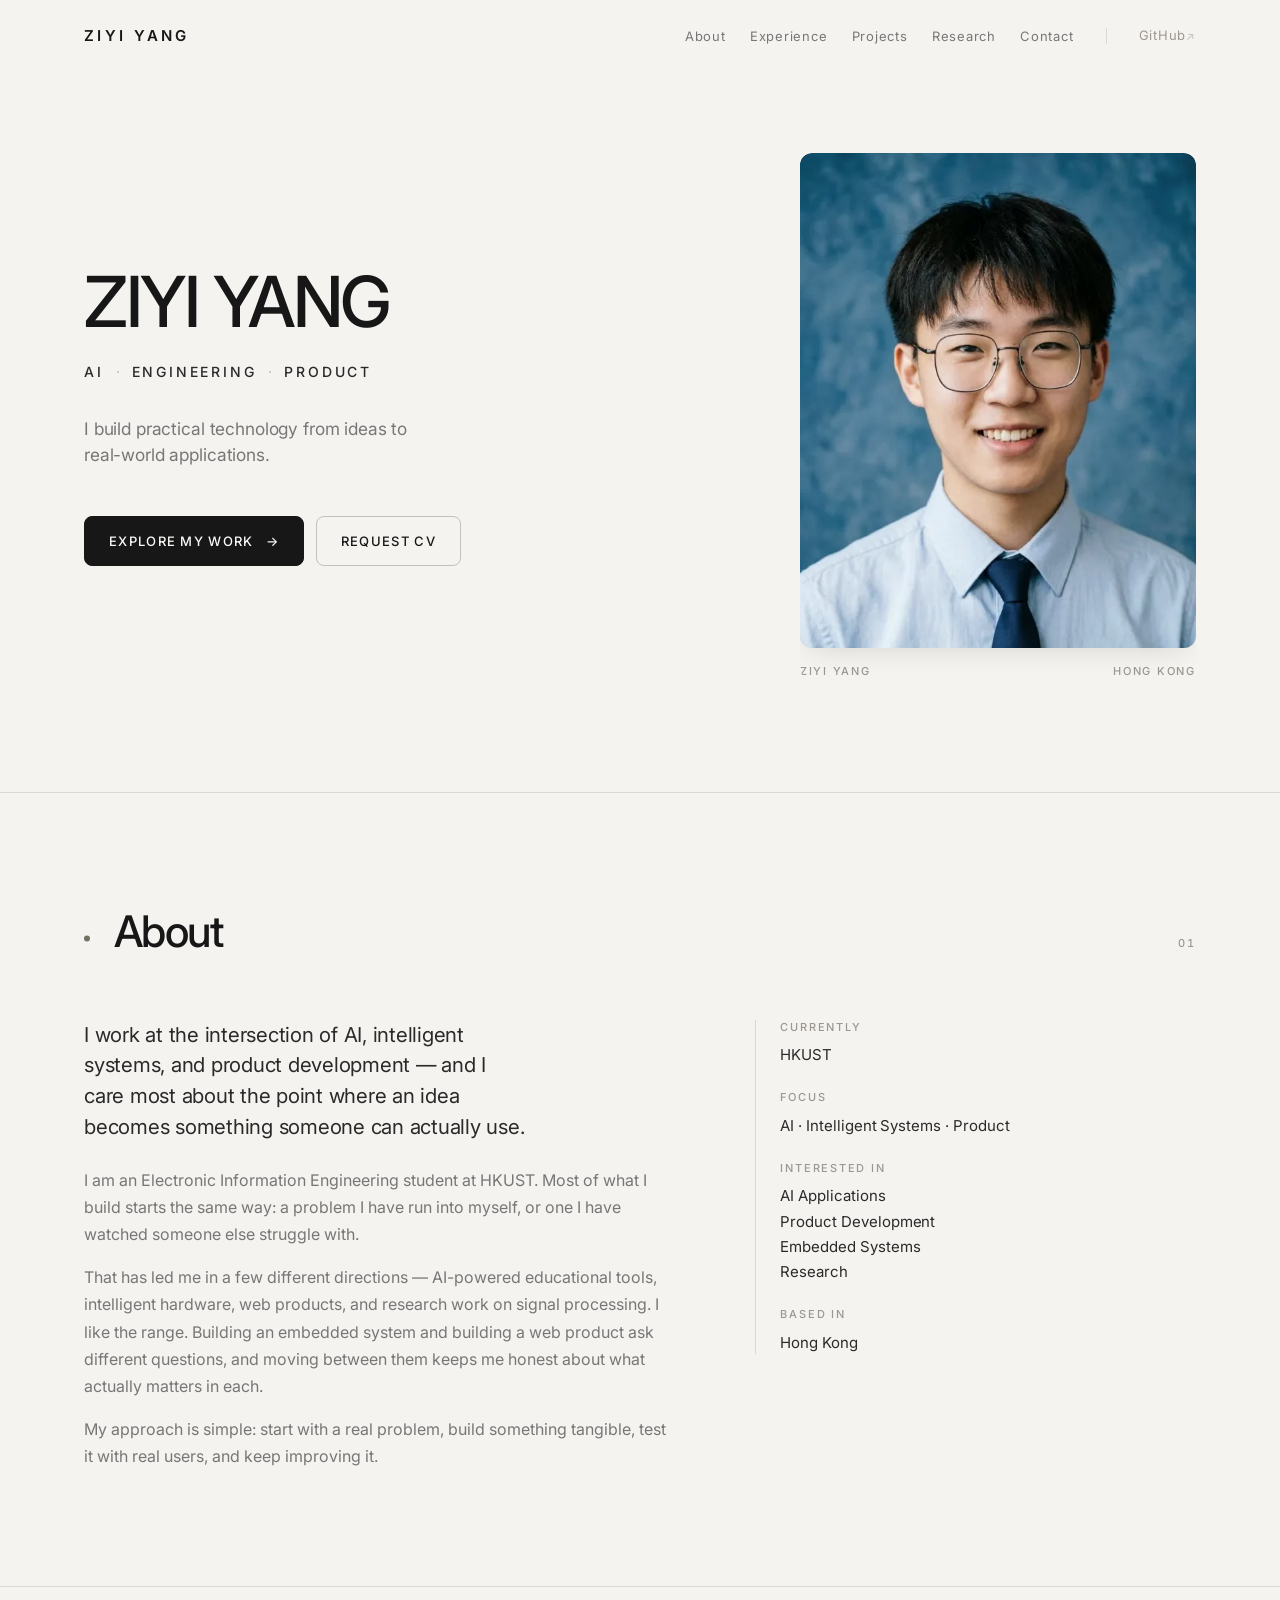
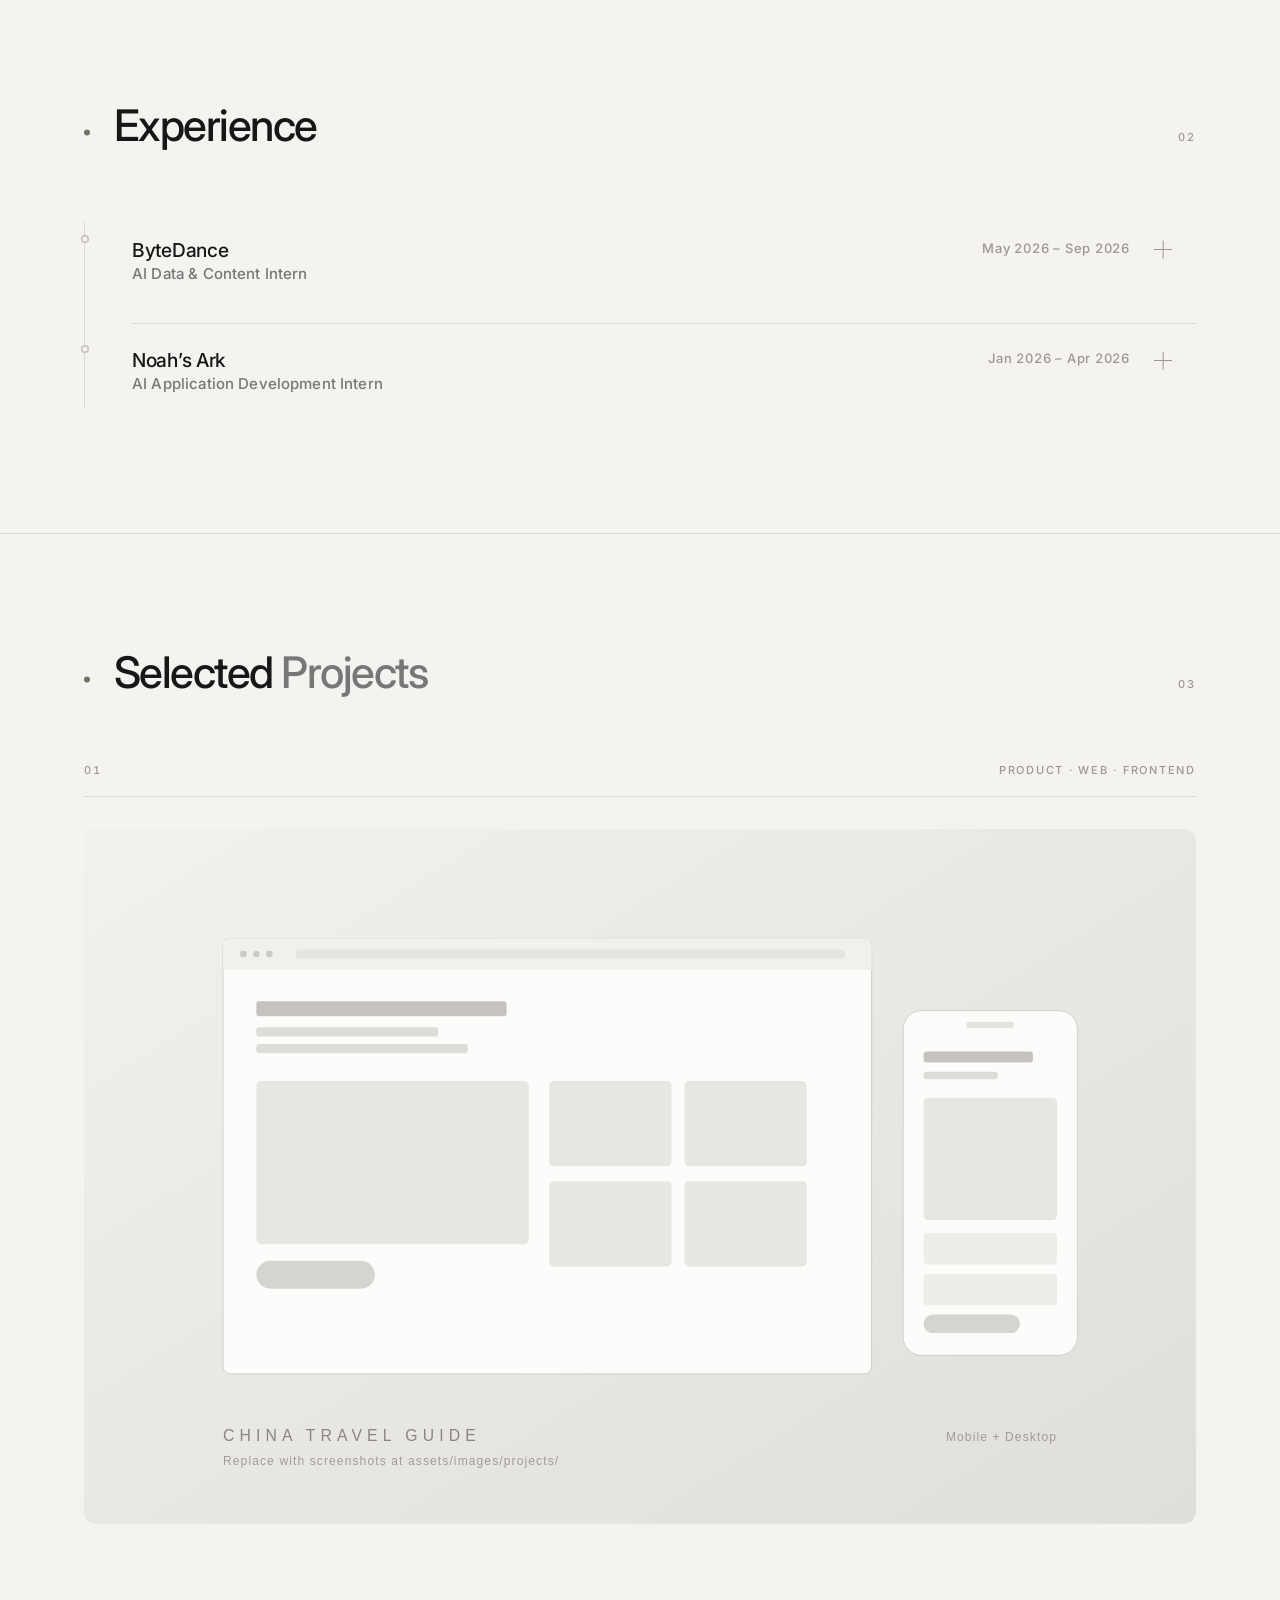
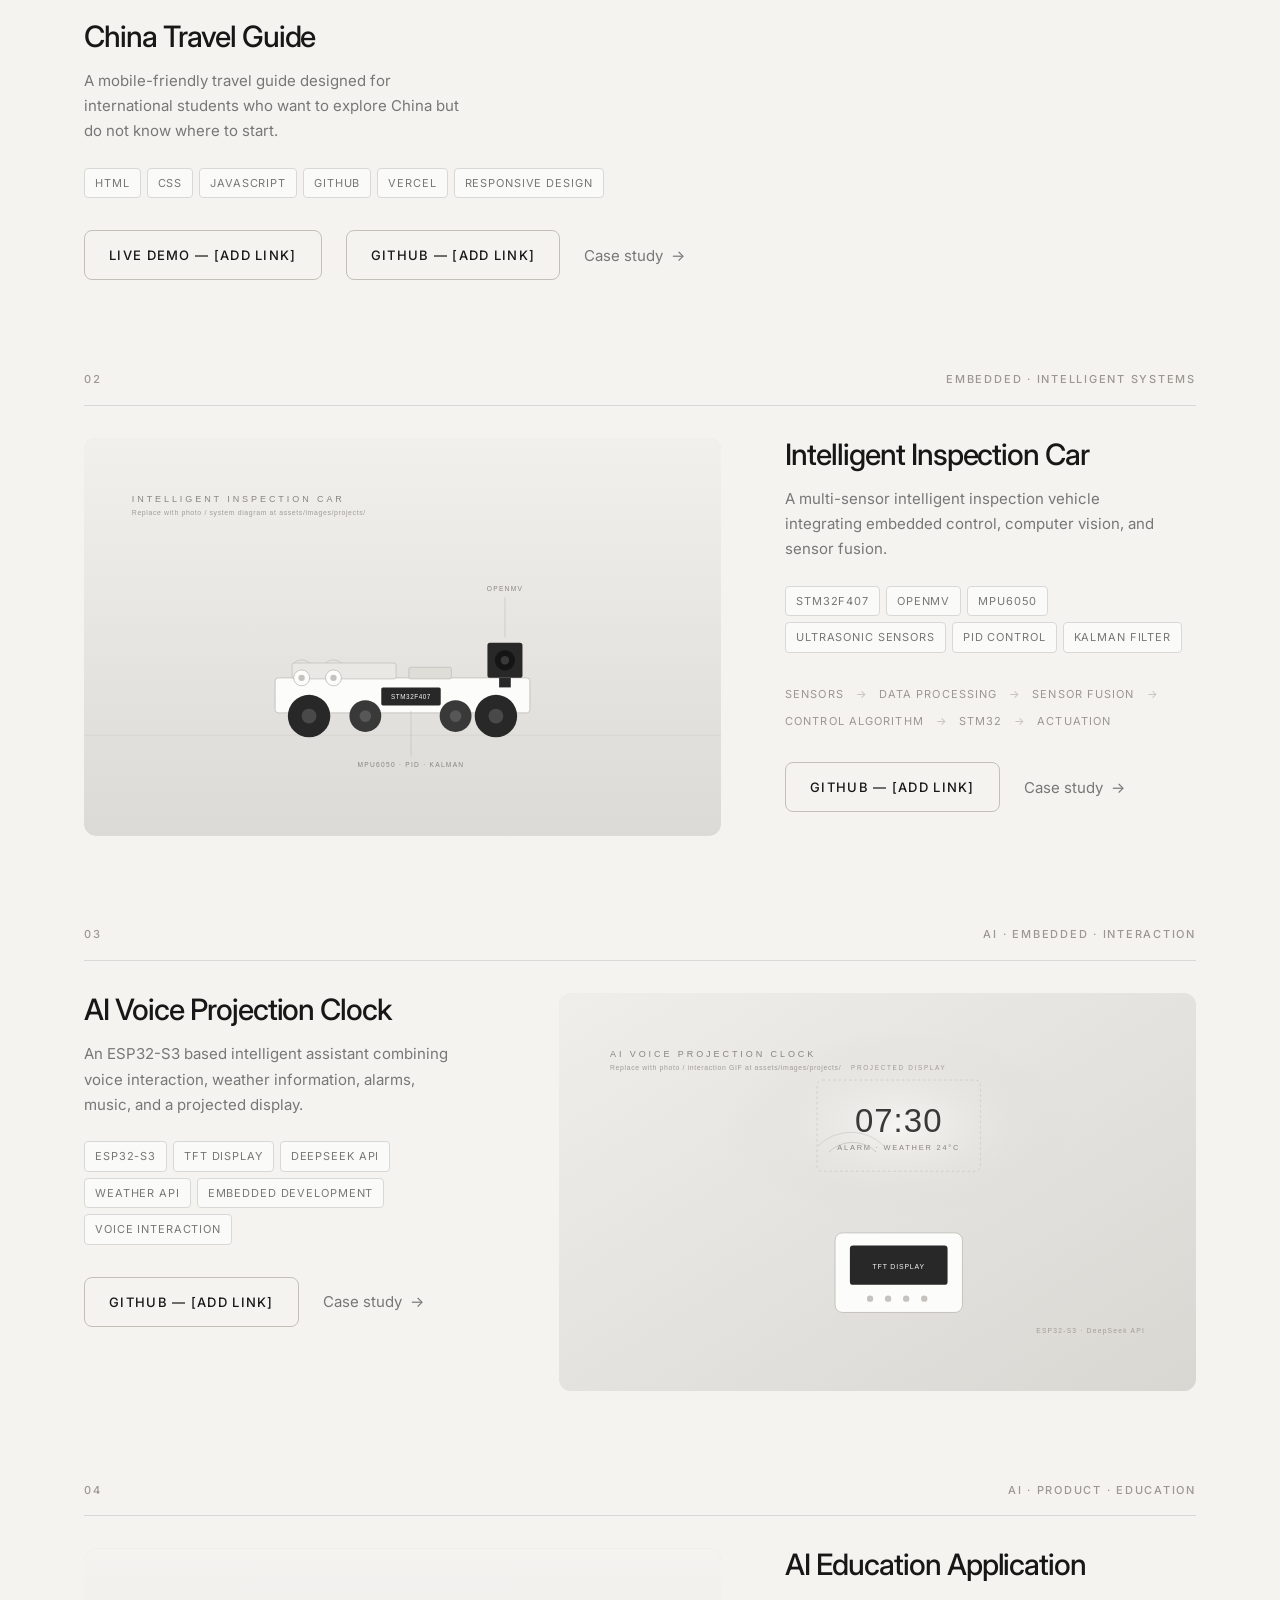
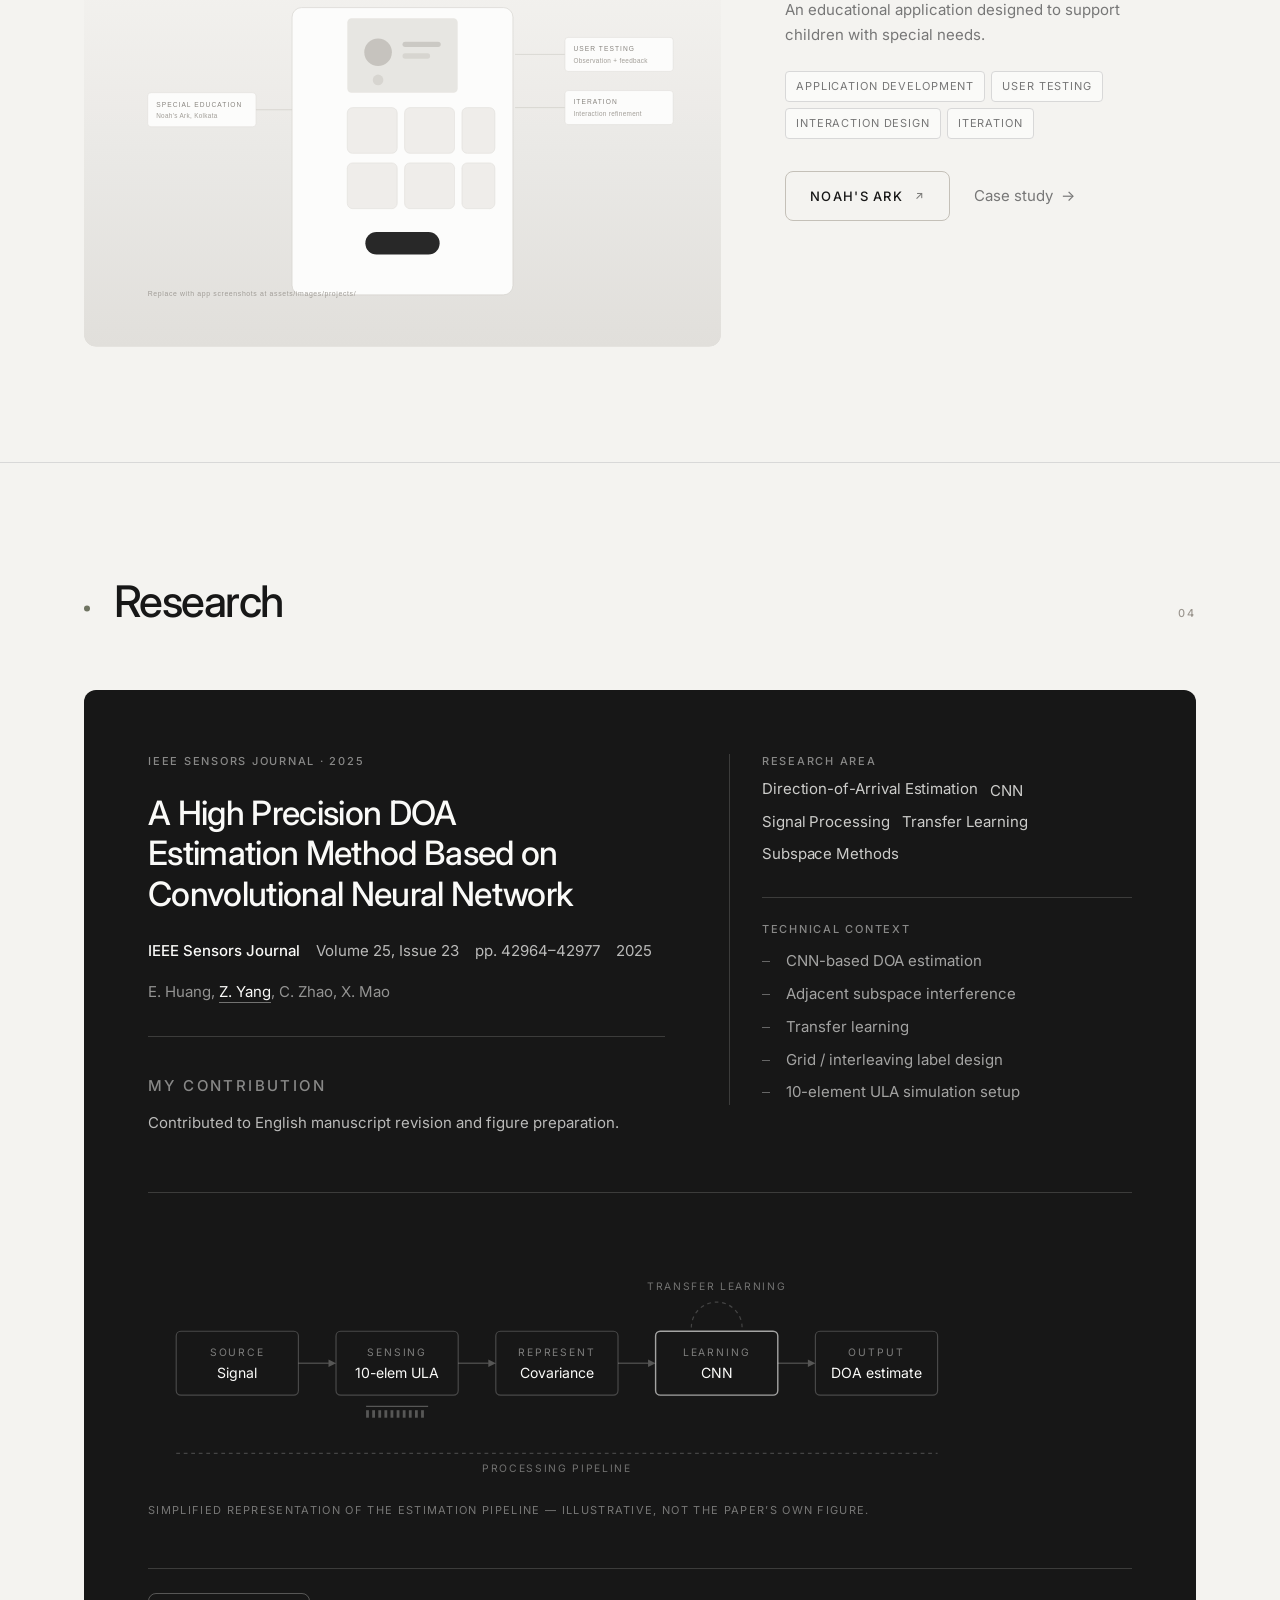
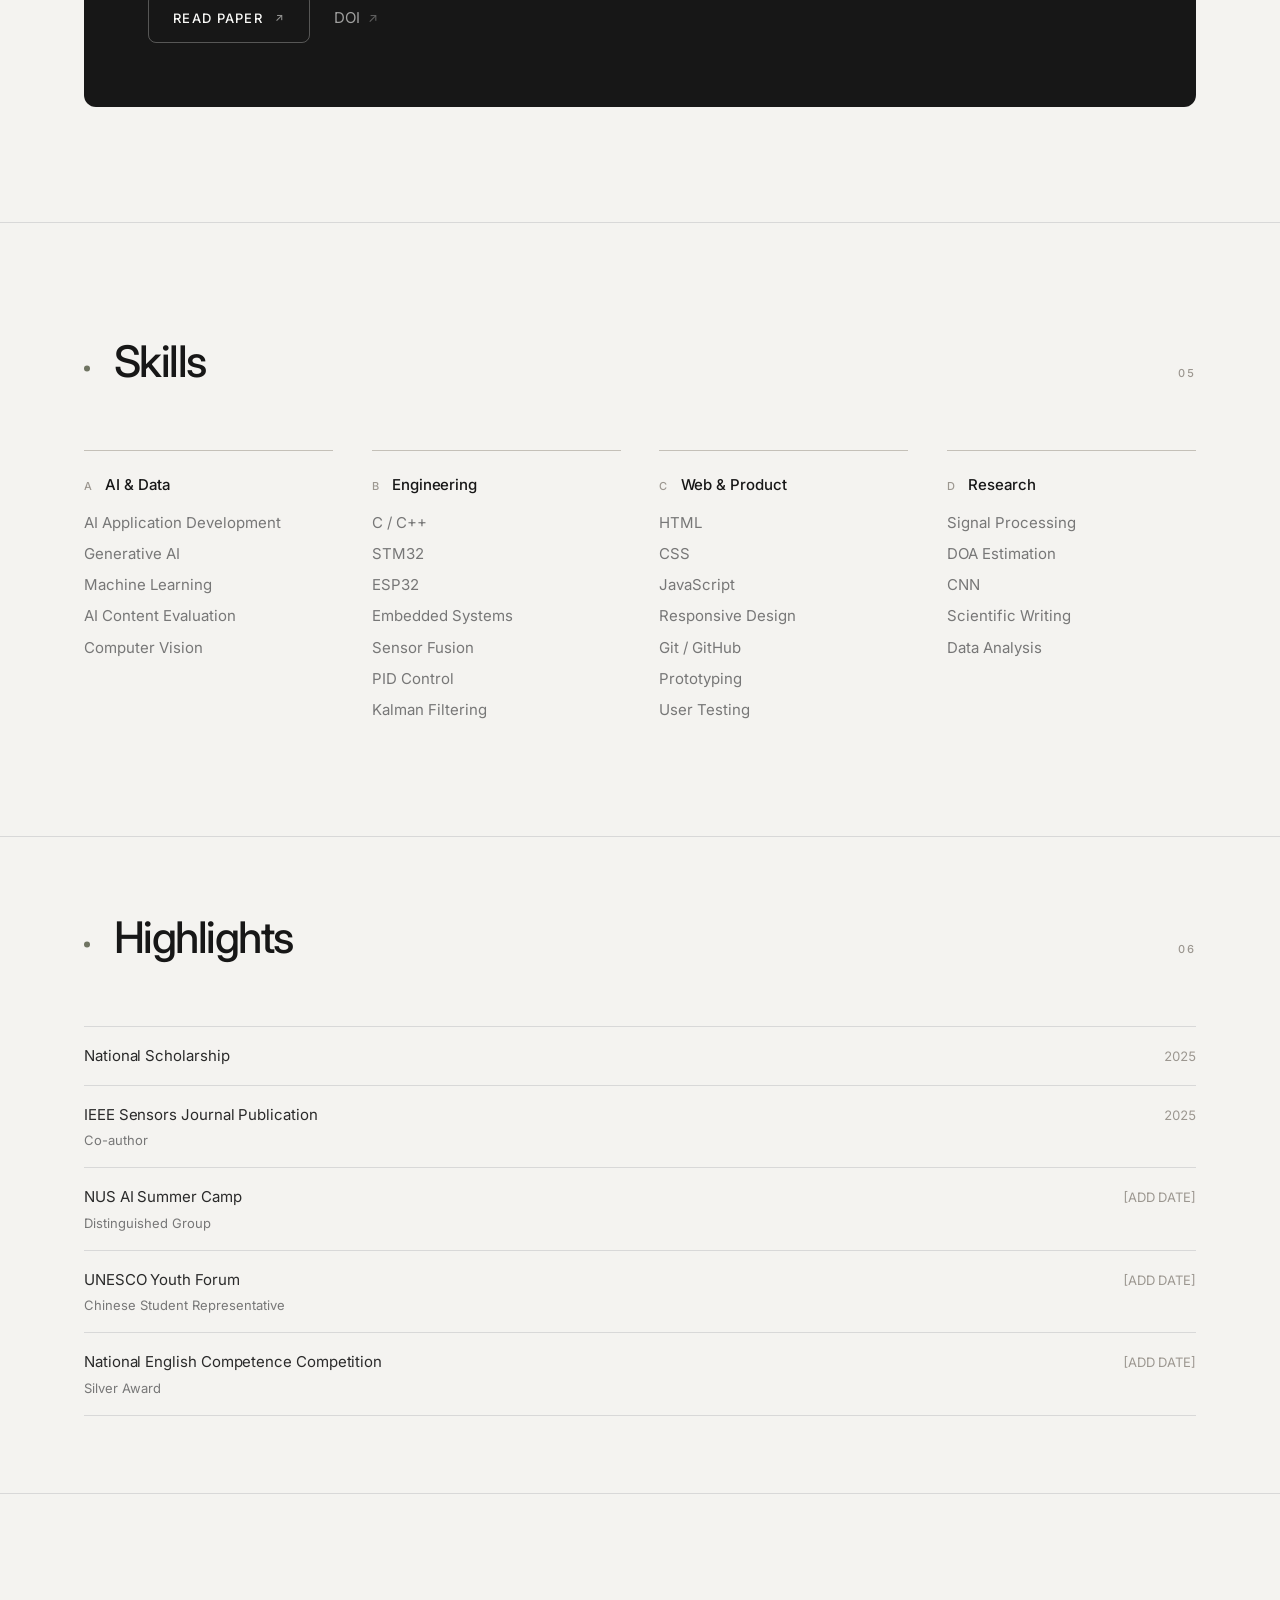
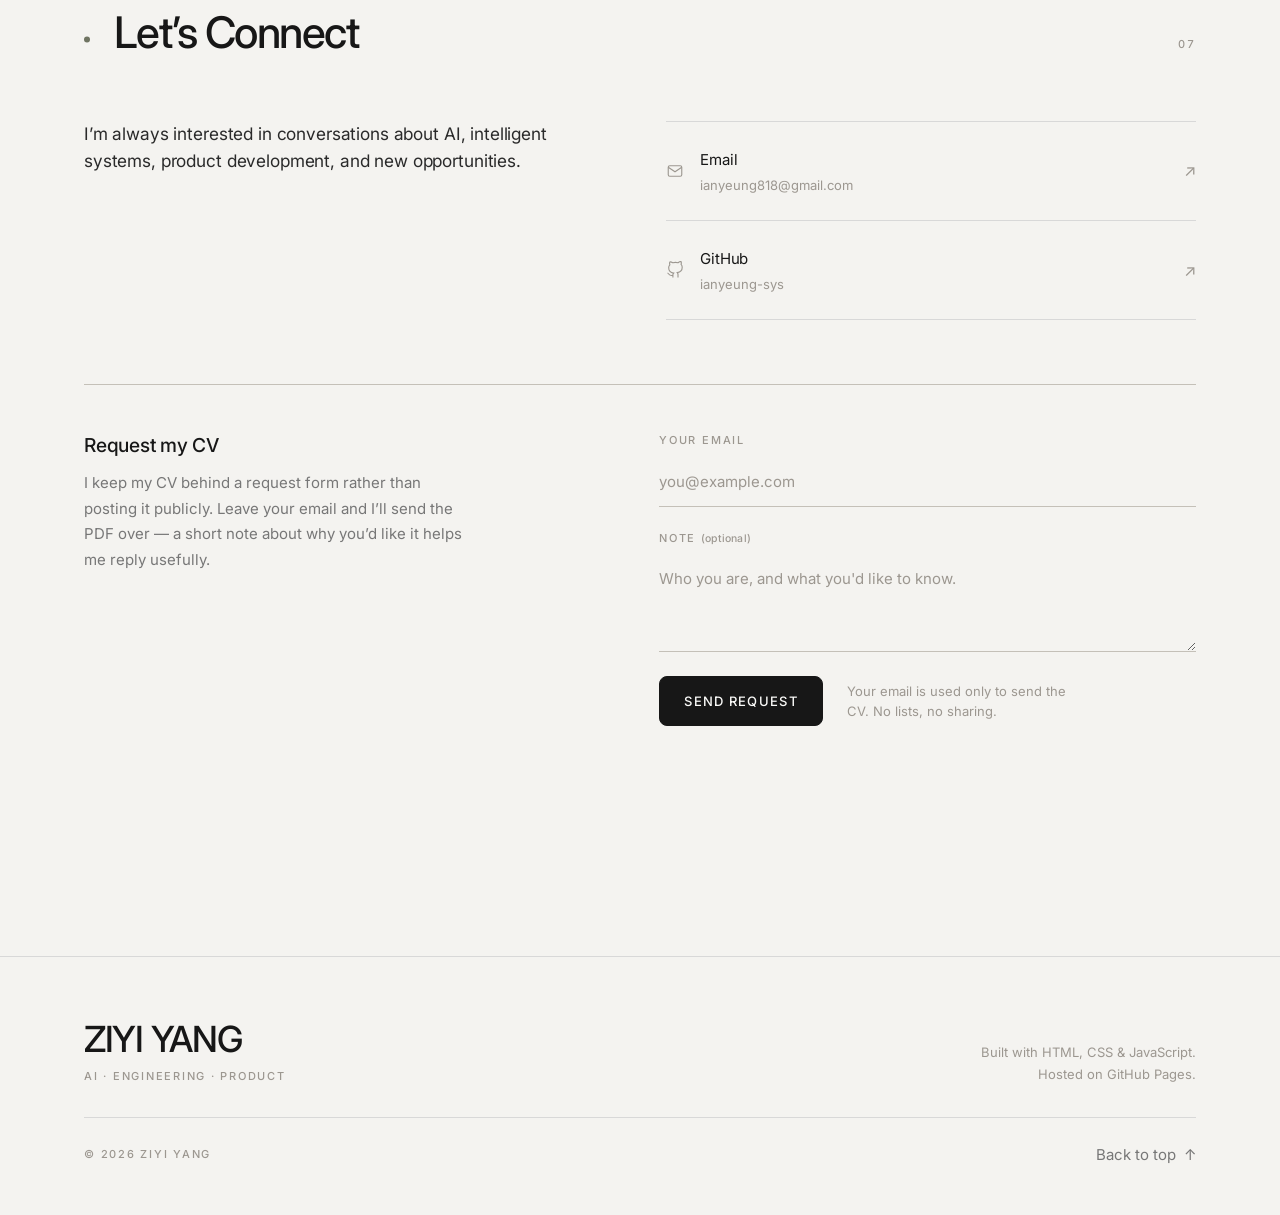
<file: index.html>
<!DOCTYPE html>
<html lang="en">
<head>
  <meta charset="UTF-8">
  <meta name="viewport" content="width=device-width, initial-scale=1">

  <!-- ======================================================================
       META
       ====================================================================== -->
  <title>Ziyi Yang — AI · Engineering · Product</title>
  <meta name="description" content="Personal portfolio of Ziyi Yang, featuring AI applications, intelligent systems, product projects, research, and engineering work.">
  <meta name="author" content="Ziyi Yang">
  <meta name="theme-color" content="#F4F3F0">
  <meta name="color-scheme" content="light">

  <link rel="canonical" href="https://ianyeung-sys.github.io/ziyiyang/">

  <!-- Open Graph ---------------------------------------------------------- -->
  <meta property="og:type" content="website">
  <meta property="og:title" content="Ziyi Yang — AI · Engineering · Product">
  <meta property="og:description" content="I build practical technology from ideas to real-world applications. AI applications, intelligent systems, product projects, and research.">
  <meta property="og:image" content="assets/images/og-cover.png">
  <meta property="og:image:width" content="1200">
  <meta property="og:image:height" content="630">
  <meta property="og:image:alt" content="Ziyi Yang — AI, Engineering, Product">
  <!-- Project-site deployment: the site lives at /ziyiyang/ under the GitHub
       Pages domain. -->
  <meta property="og:url" content="https://ianyeung-sys.github.io/ziyiyang/">
  <meta property="og:locale" content="en_US">

  <!-- Twitter / X --------------------------------------------------------- -->
  <meta name="twitter:card" content="summary_large_image">
  <meta name="twitter:title" content="Ziyi Yang — AI · Engineering · Product">
  <meta name="twitter:description" content="I build practical technology from ideas to real-world applications.">
  <meta name="twitter:image" content="assets/images/og-cover.png">

  <!-- Icons ------------------------------------------------------------------
       SVG is the primary icon; the PNG and ICO are fallbacks for browsers and
       devices that cannot use it (notably older Safari and iOS home screens). -->
  <link rel="icon" href="favicon/favicon.svg" type="image/svg+xml">
  <link rel="icon" href="favicon/favicon-32.png" sizes="32x32" type="image/png">
  <link rel="apple-touch-icon" href="favicon/apple-touch-icon.png">
  <link rel="manifest" href="favicon/site.webmanifest">
  <meta name="application-name" content="Ziyi Yang">

  <!-- Fonts ------------------------------------------------------------------
       Inter is loaded from Google Fonts with display=swap, so text renders in
       the system fallback immediately and never blocks. If the request fails
       (offline, blocked network, GitHub Pages behind a firewall) the stack in
       --font-sans takes over and the layout is unaffected. -->
  <link rel="preconnect" href="https://fonts.googleapis.com">
  <link rel="preconnect" href="https://fonts.gstatic.com" crossorigin>
  <link rel="stylesheet"
        href="https://fonts.googleapis.com/css2?family=Inter:wght@400;500;600&display=swap">

  <link rel="stylesheet" href="style.css">

  <!-- ======================================================================
       STRUCTURED DATA
       Helps search engines present the site as a person + portfolio.
       ====================================================================== -->
  <script type="application/ld+json">
  {
    "@context": "https://schema.org",
    "@type": "Person",
    "name": "Ziyi Yang",
    "description": "Electronic Information Engineering student working across AI applications, intelligent systems, and product development.",
    "url": "https://ianyeung-sys.github.io/",
    "knowsAbout": [
      "Artificial Intelligence",
      "Intelligent Systems",
      "Product Development",
      "Embedded Systems",
      "Web Development",
      "Signal Processing"
    ]
  }
  </script>
</head>

<body>
  <a class="skip-link" href="#main">Skip to content</a>

  <!-- ========================================================================
       HEADER / NAVIGATION
       Sticky, compacting on scroll. Inside #site-header so the hero's top
       padding and the mobile drawer are never obscured.
       ======================================================================== -->
  <header class="header" id="site-header">
    <div class="container header__inner">
      <a class="wordmark" href="#top" aria-label="Ziyi Yang — back to top">Ziyi Yang</a>

      <nav class="nav" aria-label="Primary">
        <ul class="nav__list">
          <li><a class="nav__link" href="#about">About</a></li>
          <li><a class="nav__link" href="#experience">Experience</a></li>
          <li><a class="nav__link" href="#projects">Projects</a></li>
          <li><a class="nav__link" href="#research">Research</a></li>
          <li><a class="nav__link" href="#contact">Contact</a></li>
        </ul>

        <span class="nav__sep" aria-hidden="true"></span>

        <div class="nav__external">
          <a class="nav__ext-link" href="https://github.com/ianyeung-sys"
             target="_blank" rel="noopener noreferrer">
            GitHub<span class="ext-mark" aria-hidden="true">↗</span>
          </a>
        </div>
      </nav>

      <button class="nav-toggle"
              type="button"
              id="nav-toggle"
              aria-expanded="false"
              aria-controls="mobile-drawer"
              aria-label="Open menu">
        <span class="nav-toggle__bar" aria-hidden="true"></span>
        <span class="nav-toggle__bar" aria-hidden="true"></span>
        <span class="nav-toggle__bar" aria-hidden="true"></span>
      </button>
    </div>
  </header>

  <!-- Mobile navigation drawer ----------------------------------------------
       Marked aria-hidden until JavaScript opens it, so the links are not
       reachable by assistive technology while it is closed. -->
  <div class="drawer" id="mobile-drawer" hidden aria-hidden="true">
    <nav aria-label="Mobile">
      <ul class="drawer__list">
        <li><a class="drawer__link" style="--i:0" href="#about">About</a></li>
        <li><a class="drawer__link" style="--i:1" href="#experience">Experience</a></li>
        <li><a class="drawer__link" style="--i:2" href="#projects">Projects</a></li>
        <li><a class="drawer__link" style="--i:3" href="#research">Research</a></li>
        <li><a class="drawer__link" style="--i:4" href="#contact">Contact</a></li>
      </ul>

      <div class="drawer__footer">
        <a href="https://github.com/ianyeung-sys" target="_blank" rel="noopener noreferrer">GitHub ↗</a>
        <a href="mailto:ianyeung818@gmail.com">Email</a>
        <a href="#request-cv" data-close-drawer>Request CV</a>
      </div>
    </nav>
  </div>

  <main id="main">

    <!-- ======================================================================
         01. HERO
         ====================================================================== -->
    <section class="hero" id="top" aria-labelledby="hero-name">
      <div class="container hero__grid">
        <div class="hero__copy">
          <h1 class="hero__name reveal" id="hero-name">Ziyi Yang</h1>

          <p class="hero__tagline reveal" style="transition-delay:60ms">
            <span>AI</span>
            <span aria-hidden="true">·</span>
            <span>Engineering</span>
            <span aria-hidden="true">·</span>
            <span>Product</span>
          </p>

          <p class="hero__pitch reveal" style="transition-delay:120ms">
            I build practical technology from ideas to real-world applications.
          </p>

          <div class="hero__actions reveal" style="transition-delay:180ms">
            <a class="btn btn--primary" href="#projects">
              Explore my work<span class="btn__arrow" aria-hidden="true">→</span>
            </a>
            <a class="btn btn--ghost" href="#request-cv">Request CV</a>
          </div>
        </div>

        <!-- Hero visual ------------------------------------------------------
             Responsive <picture>: WebP first for the smaller file, JPEG as the
             fallback. The 1x variant is 600x750 and the 2x is the full
             1200x1500 master, so high-density screens get the sharper file
             while ordinary screens do not pay for it. The 4:5 frame is defined
             on the container so there is no layout shift while it decodes. -->
        <figure class="hero__visual reveal reveal--media" style="transition-delay:140ms">
          <div class="hero__frame">
            <picture>
              <source type="image/webp"
                      srcset="assets/images/profile/portrait@2x.webp 1x, assets/images/profile/portrait.webp 2x">
              <img src="assets/images/profile/portrait@2x.jpg"
                   srcset="assets/images/profile/portrait@2x.jpg 1x, assets/images/profile/portrait.jpg 2x"
                   alt="Portrait of Ziyi Yang"
                   width="600" height="750"
                   fetchpriority="high" decoding="async">
            </picture>
          </div>
          <figcaption class="hero__caption">
            <span class="label">Ziyi Yang</span>
            <span class="label">Hong Kong</span>
          </figcaption>
        </figure>
      </div>
    </section>

    <!-- ======================================================================
         02. ABOUT
         ====================================================================== -->
    <section class="section section--ruled" id="about" aria-labelledby="about-title">
      <div class="container">
        <div class="section-head">
          <div class="section-head__main">
            <span class="section-head__mark" aria-hidden="true"></span>
            <h2 class="h2" id="about-title">About</h2>
          </div>
          <span class="figure">01</span>
        </div>

        <div class="about__grid">
          <div>
            <p class="about__lede reveal">
              I work at the intersection of AI, intelligent systems, and product development —
              and I care most about the point where an idea becomes something someone can
              actually use.
            </p>
            <div class="about__body prose reveal" style="transition-delay:80ms">
              <p>
                I am an Electronic Information Engineering student at HKUST. Most of what I
                build starts the same way: a problem I have run into myself, or one I have
                watched someone else struggle with.
              </p>
              <p>
                That has led me in a few different directions — AI-powered educational tools,
                intelligent hardware, web products, and research work on signal processing. I
                like the range. Building an embedded system and building a web product ask
                different questions, and moving between them keeps me honest about what
                actually matters in each.
              </p>
              <p>
                My approach is simple: start with a real problem, build something tangible,
                test it with real users, and keep improving it.
              </p>
            </div>
          </div>

          <!-- Snapshot ------------------------------------------------------
               Editorial information panel. Keep values short — this is a glance,
               not a resume. -->
          <aside class="snapshot reveal" style="transition-delay:140ms" aria-labelledby="snapshot-title">
            <h3 class="sr-only" id="snapshot-title">At a glance</h3>
            <dl class="snapshot__list">
              <div class="snapshot__row">
                <dt class="label">Currently</dt>
                <dd>HKUST</dd>
              </div>
              <div class="snapshot__row">
                <dt class="label">Focus</dt>
                <dd>AI · Intelligent Systems · Product</dd>
              </div>
              <div class="snapshot__row">
                <dt class="label">Interested in</dt>
                <dd>
                  <span>AI Applications</span>
                  <span>Product Development</span>
                  <span>Embedded Systems</span>
                  <span>Research</span>
                </dd>
              </div>
              <div class="snapshot__row">
                <dt class="label">Based in</dt>
                <dd>Hong Kong</dd>
              </div>
            </dl>
          </aside>
        </div>
      </div>
    </section>

    <!-- ======================================================================
         03. EXPERIENCE
         Timeline entries. Each item is a disclosure: the header row is a button
         that expands the detail panel. See script.js for the toggle logic.
         To add a role, copy one <li class="timeline__item"> block.
         ====================================================================== -->
    <section class="section section--ruled" id="experience" aria-labelledby="experience-title">
      <div class="container">
        <div class="section-head">
          <div class="section-head__main">
            <span class="section-head__mark" aria-hidden="true"></span>
            <h2 class="h2" id="experience-title">Experience</h2>
          </div>
          <span class="figure">02</span>
        </div>

        <ol class="timeline">

          <!-- ▸ ByteDance ------------------------------------------------- -->
          <li class="timeline__item reveal">
            <h3>
              <button class="timeline__toggle"
                      type="button"
                      aria-expanded="false"
                      aria-controls="exp-bytedance">
                <span class="timeline__head">
                  <span class="timeline__org">ByteDance</span>
                  <span class="timeline__role">AI Data &amp; Content Intern</span>
                </span>
                <span class="timeline__meta">
                  <span class="timeline__period">May 2026 – Sep 2026</span>
                  <span class="timeline__icon" aria-hidden="true"></span>
                </span>
              </button>
            </h3>

            <div class="timeline__panel" id="exp-bytedance">
              <div>
                <div class="timeline__body">
                  <div class="timeline__block">
                    <h4 class="label">What I worked on</h4>
                    <ul class="timeline__list">
                      <li>Evaluated and classified AI-generated scientific and visual content.</li>
                      <li>Refined evaluation criteria for AI-generated research content.</li>
                      <li>Summarised evaluation results for use across the team.</li>
                      <li>Achieved the highest monthly output within the team.</li>
                    </ul>
                  </div>

                  <div class="timeline__block">
                    <h4 class="label">What I learned</h4>
                    <ul class="timeline__list">
                      <li>How much the quality of an AI system depends on the clarity of the criteria used to judge its output.</li>
                      <li>That writing an evaluation standard someone else can apply consistently is a design problem, not a paperwork task.</li>
                      <li>How to keep throughput high without letting consistency drift.</li>
                    </ul>
                  </div>
                </div>
              </div>
            </div>
          </li>

          <!-- ▸ Noah's Ark ------------------------------------------------- -->
          <li class="timeline__item reveal">
            <h3>
              <button class="timeline__toggle"
                      type="button"
                      aria-expanded="false"
                      aria-controls="exp-noahsark">
                <span class="timeline__head">
                  <span class="timeline__org">Noah&rsquo;s Ark</span>
                  <span class="timeline__role">AI Application Development Intern</span>
                </span>
                <span class="timeline__meta">
                  <span class="timeline__period">Jan 2026 – Apr 2026</span>
                  <span class="timeline__icon" aria-hidden="true"></span>
                </span>
              </button>
            </h3>

            <div class="timeline__panel" id="exp-noahsark">
              <div>
                <div class="timeline__body">
                  <div class="timeline__block">
                    <h4 class="label">What I worked on</h4>
                    <ul class="timeline__list">
                      <li>Worked on an AI-oriented educational application.</li>
                      <li>Participated in application testing and user testing.</li>
                      <li>Gathered feedback and improved application interactions.</li>
                      <li>Contributed to the development of an educational tool for children with special needs.</li>
                    </ul>
                  </div>

                  <div class="timeline__block">
                    <h4 class="label">What I learned</h4>
                    <ul class="timeline__list">
                      <li>When users have different needs from the ones you assumed, testing tells you — guessing does not. Most of the improvements came directly from watching people use it.</li>
                    </ul>
                  </div>

                  <div class="timeline__foot">
                    <!-- Verified against noahsark.org.in -->
                    <a class="link-arrow-host"
                       href="https://www.noahsark.org.in/"
                       target="_blank" rel="noopener noreferrer">
                      Visit Noah&rsquo;s Ark<span class="ext-mark" aria-hidden="true">↗</span>
                    </a>
                  </div>
                </div>
              </div>
            </div>
          </li>

        </ol>
      </div>
    </section>

    <!-- ======================================================================
         04. PROJECTS
         The four entries below are rendered from the `projects` array in
         script.js — edit that array to change titles, copy, images, technology
         and links. The container is intentionally empty in the source so the
         content lives in one obvious place.

         Each object's `detail` field drives the case-study modal.
         ====================================================================== -->
    <section class="section section--ruled" id="projects" aria-labelledby="projects-title">
      <div class="container">
        <div class="section-head">
          <div class="section-head__main">
            <span class="section-head__mark" aria-hidden="true"></span>
            <h2 class="h2" id="projects-title">Selected <em>Projects</em></h2>
          </div>
          <span class="figure">03</span>
        </div>

        <!-- Populated by script.js. If JavaScript is unavailable, the
             <noscript> fallback below keeps the most important information
             reachable. -->
        <div class="projects" id="projects-list"></div>

        <noscript>
          <div class="prose" style="margin-top:2rem">
            <p>
              <strong>China Travel Guide</strong> — A mobile-friendly travel guide designed for
              international students who want to explore China but do not know where to start.
            </p>
            <p>
              <strong>Intelligent Inspection Car</strong> — A multi-sensor intelligent inspection
              vehicle integrating embedded control, computer vision, and sensor fusion.
            </p>
            <p>
              <strong>AI Voice Projection Clock</strong> — An ESP32-S3 based intelligent assistant
              combining voice interaction, weather information, alarms, music, and a projected display.
            </p>
            <p>
              <strong>AI Education Application</strong> — An educational application designed to
              support children with special needs, developed with
              <a href="https://www.noahsark.org.in/" target="_blank" rel="noopener noreferrer">Noah&rsquo;s Ark</a>.
            </p>
          </div>
        </noscript>
      </div>
    </section>

    <!-- ======================================================================
         05. RESEARCH
         ====================================================================== -->
    <section class="section section--ruled" id="research" aria-labelledby="research-title">
      <div class="container">
        <div class="section-head">
          <div class="section-head__main">
            <span class="section-head__mark" aria-hidden="true"></span>
            <h2 class="h2" id="research-title">Research</h2>
          </div>
          <span class="figure">04</span>
        </div>

        <article class="paper reveal">
          <div class="paper__grid">
            <!-- Main column: the citation, in academic register ------------- -->
            <div>
              <p class="label">IEEE Sensors Journal · 2025</p>

              <h3 class="paper__title">
                A High Precision DOA Estimation Method Based on Convolutional Neural Network
              </h3>

              <p class="paper__venue">
                <strong>IEEE Sensors Journal</strong>
                <span>Volume 25, Issue 23</span>
                <span>pp. 42964–42977</span>
                <span>2025</span>
              </p>

              <p class="paper__authors">
                E. Huang, <span class="is-self">Z. Yang</span>, C. Zhao, X. Mao
              </p>

              <div class="paper__contribution">
                <p class="label">My contribution</p>
                <p>
                  Contributed to English manuscript revision and figure preparation.
                </p>
              </div>
            </div>

            <!-- Side column: research area plus relevant technical context --- -->
            <aside class="paper__aside">
              <dl class="paper__fields">
                <div class="snapshot__row">
                  <dt class="label">Research area</dt>
                  <dd>
                    <span>Direction-of-Arrival Estimation</span>
                    <span>CNN</span>
                    <span>Signal Processing</span>
                    <span>Transfer Learning</span>
                    <span>Subspace Methods</span>
                  </dd>
                </div>
              </dl>

              <div class="paper__context">
                <p class="label">Technical context</p>
                <ul>
                  <li>CNN-based DOA estimation</li>
                  <li>Adjacent subspace interference</li>
                  <li>Transfer learning</li>
                  <li>Grid / interleaving label design</li>
                  <li>10-element ULA simulation setup</li>
                </ul>
              </div>
            </aside>
          </div>

          <!-- Signal pipeline figure ----------------------------------------
               Inline SVG so it inherits the theme and stays sharp everywhere.
               Styled by the `.pipeline svg .pl-*` rules in style.css. -->
          <figure class="pipeline">
            <svg viewBox="0 0 1000 260" role="img"
                 aria-label="Pipeline: signal is received by a ten-element uniform linear array, converted to a covariance representation, processed by a CNN trained with transfer learning, and output as a direction-of-arrival estimate.">
              <!-- Source -->
              <rect class="pl-box" x="30" y="96" width="130" height="68" rx="5"/>
              <text class="pl-label" x="95" y="122">SOURCE</text>
              <text class="pl-name"  x="95" y="146">Signal</text>

              <!-- Array -->
              <rect class="pl-box" x="200" y="96" width="130" height="68" rx="5"/>
              <text class="pl-label" x="265" y="122">SENSING</text>
              <text class="pl-name"  x="265" y="146">10-elem ULA</text>

              <!-- Representation -->
              <rect class="pl-box" x="370" y="96" width="130" height="68" rx="5"/>
              <text class="pl-label" x="435" y="122">REPRESENT</text>
              <text class="pl-name"  x="435" y="146">Covariance</text>

              <!-- CNN (emphasised) -->
              <rect class="pl-box-hi" x="540" y="96" width="130" height="68" rx="5"/>
              <text class="pl-label" x="605" y="122">LEARNING</text>
              <text class="pl-name"  x="605" y="146">CNN</text>

              <!-- Output -->
              <rect class="pl-box" x="710" y="96" width="130" height="68" rx="5"/>
              <text class="pl-label" x="775" y="122">OUTPUT</text>
              <text class="pl-name"  x="775" y="146">DOA estimate</text>

              <!-- Connectors -->
              <line class="pl-link" x1="160" y1="130" x2="192" y2="130"/>
              <line class="pl-link" x1="330" y1="130" x2="362" y2="130"/>
              <line class="pl-link" x1="500" y1="130" x2="532" y2="130"/>
              <line class="pl-link" x1="670" y1="130" x2="702" y2="130"/>

              <polygon class="pl-head" points="192,126 200,130 192,134"/>
              <polygon class="pl-head" points="362,126 370,130 362,134"/>
              <polygon class="pl-head" points="532,126 540,130 532,134"/>
              <polygon class="pl-head" points="702,126 710,130 702,134"/>

              <!-- Transfer-learning annotation over the CNN stage -->
              <path class="pl-faint" d="M578 92a27 27 0 0 1 54 0"/>
              <text class="pl-note" x="605" y="52">TRANSFER LEARNING</text>

              <!-- Array element ticks under the ULA box -->
              <line class="pl-link" x1="232" y1="176" x2="298" y2="176"/>
              <g class="pl-head">
                <rect x="232" y="180" width="3" height="8"/>
                <rect x="238.5" y="180" width="3" height="8"/>
                <rect x="245" y="180" width="3" height="8"/>
                <rect x="251.5" y="180" width="3" height="8"/>
                <rect x="258" y="180" width="3" height="8"/>
                <rect x="264.5" y="180" width="3" height="8"/>
                <rect x="271" y="180" width="3" height="8"/>
                <rect x="277.5" y="180" width="3" height="8"/>
                <rect x="284" y="180" width="3" height="8"/>
                <rect x="290.5" y="180" width="3" height="8"/>
              </g>

              <!-- Axis baseline -->
              <line class="pl-faint" x1="30" y1="226" x2="840" y2="226"/>
              <text class="pl-note" x="435" y="246">PROCESSING PIPELINE</text>
            </svg>

            <figcaption class="pipeline__caption">
              Simplified representation of the estimation pipeline — illustrative, not the paper&rsquo;s own figure.
            </figcaption>
          </figure>

          <div class="paper__actions">
            <!-- Verified DOI: https://doi.org/10.1109/JSEN.2025.3618265 -->
            <a class="btn btn--ghost"
               href="https://ieeexplore.ieee.org/document/11202344"
               target="_blank" rel="noopener noreferrer">
              Read paper<span class="ext-mark" aria-hidden="true">↗</span>
            </a>
            <a class="link-arrow-host"
               href="https://doi.org/10.1109/JSEN.2025.3618265"
               target="_blank" rel="noopener noreferrer">
              DOI<span class="ext-mark" aria-hidden="true">↗</span>
            </a>
          </div>
        </article>
      </div>
    </section>

    <!-- ======================================================================
         06. SKILLS
         Grouped by discipline. No ratings or progress bars by design.
         ====================================================================== -->
    <section class="section section--ruled" id="skills" aria-labelledby="skills-title">
      <div class="container">
        <div class="section-head">
          <div class="section-head__main">
            <span class="section-head__mark" aria-hidden="true"></span>
            <h2 class="h2" id="skills-title">Skills</h2>
          </div>
          <span class="figure">05</span>
        </div>

        <div class="skills">
          <div class="skills__group reveal">
            <h3 class="skills__name">
              <span class="skills__index">A</span>AI &amp; Data
            </h3>
            <ul class="skills__list">
              <li>AI Application Development</li>
              <li>Generative AI</li>
              <li>Machine Learning</li>
              <li>AI Content Evaluation</li>
              <li>Computer Vision</li>
            </ul>
          </div>

          <div class="skills__group reveal" style="transition-delay:60ms">
            <h3 class="skills__name">
              <span class="skills__index">B</span>Engineering
            </h3>
            <ul class="skills__list">
              <li>C / C++</li>
              <li>STM32</li>
              <li>ESP32</li>
              <li>Embedded Systems</li>
              <li>Sensor Fusion</li>
              <li>PID Control</li>
              <li>Kalman Filtering</li>
            </ul>
          </div>

          <div class="skills__group reveal" style="transition-delay:120ms">
            <h3 class="skills__name">
              <span class="skills__index">C</span>Web &amp; Product
            </h3>
            <ul class="skills__list">
              <li>HTML</li>
              <li>CSS</li>
              <li>JavaScript</li>
              <li>Responsive Design</li>
              <li>Git / GitHub</li>
              <li>Prototyping</li>
              <li>User Testing</li>
            </ul>
          </div>

          <div class="skills__group reveal" style="transition-delay:180ms">
            <h3 class="skills__name">
              <span class="skills__index">D</span>Research
            </h3>
            <ul class="skills__list">
              <li>Signal Processing</li>
              <li>DOA Estimation</li>
              <li>CNN</li>
              <li>Scientific Writing</li>
              <li>Data Analysis</li>
            </ul>
          </div>
        </div>
      </div>
    </section>

    <!-- ======================================================================
         07. HIGHLIGHTS
         Kept compact and visually quieter than Projects. Add a row by copying
         one <div class="highlight"> block.
         ====================================================================== -->
    <section class="section section--tight section--ruled" id="highlights" aria-labelledby="highlights-title">
      <div class="container">
        <div class="section-head">
          <div class="section-head__main">
            <span class="section-head__mark" aria-hidden="true"></span>
            <h2 class="h2" id="highlights-title">Highlights</h2>
          </div>
          <span class="figure">06</span>
        </div>

        <div class="highlights reveal">
          <div class="highlight">
            <div>
              <p class="highlight__name">National Scholarship</p>
            </div>
            <span class="highlight__year">2025</span>
          </div>

          <div class="highlight">
            <div>
              <p class="highlight__name">IEEE Sensors Journal Publication</p>
              <p class="highlight__note">Co-author</p>
            </div>
            <span class="highlight__year">2025</span>
          </div>

          <div class="highlight">
            <div>
              <p class="highlight__name">NUS AI Summer Camp</p>
              <p class="highlight__note">Distinguished Group</p>
            </div>
            <!-- TODO: replace with the actual year -->
            <span class="highlight__year">[ADD DATE]</span>
          </div>

          <div class="highlight">
            <div>
              <p class="highlight__name">UNESCO Youth Forum</p>
              <p class="highlight__note">Chinese Student Representative</p>
            </div>
            <!-- TODO: replace with the actual year -->
            <span class="highlight__year">[ADD DATE]</span>
          </div>

          <div class="highlight">
            <div>
              <p class="highlight__name">National English Competence Competition</p>
              <p class="highlight__note">Silver Award</p>
            </div>
            <!-- TODO: replace with the actual year -->
            <span class="highlight__year">[ADD DATE]</span>
          </div>
        </div>
      </div>
    </section>

    <!-- ======================================================================
         08. CONTACT
         ====================================================================== -->
    <section class="section section--ruled" id="contact" aria-labelledby="contact-title">
      <div class="container">
        <div class="section-head">
          <div class="section-head__main">
            <span class="section-head__mark" aria-hidden="true"></span>
            <h2 class="h2" id="contact-title">Let&rsquo;s Connect</h2>
          </div>
          <span class="figure">07</span>
        </div>

        <div class="contact__grid">
          <div class="reveal">
            <p class="lead">
              I&rsquo;m always interested in conversations about AI, intelligent systems,
              product development, and new opportunities.
            </p>
          </div>

          <!-- Contact links -------------------------------------------------- -->
          <div class="contact__links reveal" style="transition-delay:80ms">

            <a class="contact__link" href="mailto:ianyeung818@gmail.com">
              <svg class="contact__link-icon" viewBox="0 0 24 24" fill="none"
                   stroke="currentColor" stroke-width="1.5" aria-hidden="true">
                <rect x="3" y="5" width="18" height="14" rx="2"/>
                <path d="m3 7 9 6 9-6"/>
              </svg>
              <span>
                <span class="contact__link-label">Email</span>
                <span class="contact__link-value">ianyeung818@gmail.com</span>
              </span>
              <span class="contact__link-arrow" aria-hidden="true">↗</span>
            </a>

            <a class="contact__link" href="https://github.com/ianyeung-sys"
               target="_blank" rel="noopener noreferrer">
              <svg class="contact__link-icon" viewBox="0 0 24 24" fill="none"
                   stroke="currentColor" stroke-width="1.5" aria-hidden="true">
                <path d="M9 19c-5 1.5-5-2.5-7-3m14 6v-3.9a3.4 3.4 0 0 0-1-2.6c3.2-.4 6.6-1.6 6.6-7.1a5.4 5.4 0 0 0-1.5-3.8 5 5 0 0 0-.1-3.8s-1.2-.4-3.9 1.5a13 13 0 0 0-7 0C6.4.9 5.2 1.3 5.2 1.3a5 5 0 0 0-.1 3.8A5.4 5.4 0 0 0 3.6 9c0 5.5 3.4 6.7 6.6 7.1a3.4 3.4 0 0 0-1 2.6V22"/>
              </svg>
              <span>
                <span class="contact__link-label">GitHub</span>
                <span class="contact__link-value">ianyeung-sys</span>
              </span>
              <span class="contact__link-arrow" aria-hidden="true">↗</span>
            </a>

          </div>
        </div>

        <!-- CV request -------------------------------------------------------
             The CV is not published on the site. A visitor submits their email
             and the PDF is sent to them, so the document is not openly
             downloadable or indexable.

             NOTE: this form needs a form endpoint to actually deliver mail —
             see the comment block in script.js (initCvRequest) for the two
             supported options. Until one is configured the form validates and
             then offers a mailto fallback, so it never silently fails. -->
        <div class="cv-request reveal" id="request-cv">
          <div class="cv-request__grid">
            <div>
              <h3 class="h4">Request my CV</h3>
              <p class="cv-request__note">
                I keep my CV behind a request form rather than posting it publicly.
                Leave your email and I&rsquo;ll send the PDF over — a short note about
                why you&rsquo;d like it helps me reply usefully.
              </p>
            </div>

            <form class="cv-form" id="cv-form" novalidate>
              <div class="cv-form__field">
                <label class="label" for="cv-email">Your email</label>
                <input class="cv-form__input"
                       type="email"
                       id="cv-email"
                       name="email"
                       required
                       autocomplete="email"
                       placeholder="you@example.com"
                       aria-describedby="cv-email-error">
                <p class="cv-form__error" id="cv-email-error" role="alert" hidden></p>
              </div>

              <div class="cv-form__field">
                <label class="label" for="cv-note">
                  Note <span class="cv-form__optional">(optional)</span>
                </label>
                <textarea class="cv-form__input cv-form__input--area"
                          id="cv-note"
                          name="note"
                          rows="3"
                          placeholder="Who you are, and what you'd like to know."></textarea>
              </div>

              <!-- Honeypot: hidden from people, tempting to bots. -->
              <div class="cv-form__trap" aria-hidden="true">
                <label for="cv-website">Website</label>
                <input type="text" id="cv-website" name="website" tabindex="-1" autocomplete="off">
              </div>

              <div class="cv-form__actions">
                <button class="btn btn--primary" type="submit" id="cv-submit">
                  Send request
                </button>
                <p class="cv-form__privacy">
                  Your email is used only to send the CV. No lists, no sharing.
                </p>
              </div>

              <!-- Status region: announced to screen readers when it changes. -->
              <p class="cv-form__status" id="cv-status" role="status" aria-live="polite" hidden></p>
            </form>
          </div>
        </div>
      </div>
    </section>
  </main>

  <!-- ========================================================================
       FOOTER
       ======================================================================== -->
  <footer class="footer">
    <div class="container">
      <div class="footer__grid">
        <div>
          <p class="footer__brand">Ziyi Yang</p>
          <p class="label footer__tagline">AI · Engineering · Product</p>
        </div>

        <div class="footer__meta">
          <p class="footer__built">
            Built with HTML, CSS &amp; JavaScript.<br>
            Hosted on GitHub Pages.
          </p>
        </div>
      </div>

      <div class="footer__top">
        <p class="label">© 2026 Ziyi Yang</p>
        <a class="link-arrow-host" href="#top">
          Back to top<span class="link-arrow" aria-hidden="true">↑</span>
        </a>
      </div>
    </div>
  </footer>

  <!-- ========================================================================
       PROJECT CASE-STUDY MODAL
       A single <dialog> reused for every project. script.js fills in the
       content. <dialog> gives us focus trapping, Esc-to-close and backdrop
       handling natively, so there is no custom focus-trap code to maintain.
       ======================================================================== -->
  <dialog class="modal" id="project-modal" aria-labelledby="modal-title">
    <div class="modal__scroll">
      <div class="modal__bar">
        <span class="label" id="modal-eyebrow">Case study</span>
        <button class="modal__close" type="button" data-modal-close>
          Close
          <svg width="12" height="12" viewBox="0 0 12 12" fill="none"
               stroke="currentColor" stroke-width="1.5" aria-hidden="true">
            <path d="M1 1l10 10M11 1L1 11"/>
          </svg>
        </button>
      </div>

      <!-- Content is injected here by script.js -->
      <div class="modal__inner" id="modal-content"></div>
    </div>
  </dialog>

  <script src="script.js" defer></script>
</body>
</html>
</file>
<file: style.css>
/* ============================================================================
   ZIYI YANG — PERSONAL PORTFOLIO
   ----------------------------------------------------------------------------
   TABLE OF CONTENTS
   01. Variables        — theme tokens, change these to restyle the whole site
   02. Reset            — normalise, box-sizing, base element defaults
   03. Typography       — headings, body copy, editorial utilities
   04. Layout           — container, section rhythm, rules, eyebrows
   05. Navigation       — sticky header, desktop links, mobile drawer
   06. Hero             — name, positioning, call to action, portrait
   07. About            — narrative plus the snapshot panel
   08. Experience       — vertical timeline with expandable detail
   09. Projects         — editorial project entries and case-study modal
   10. Research         — academic layout and the signal pipeline figure
   11. Skills           — grouped capability lists
   12. Highlights       — compact recognition ledger
   13. Contact          — call to action, contact grid, resume
   14. Footer           — closing band
   15. Animation        — scroll reveal and appearance
   16. Responsive       — breakpoints down to 375px
   17. Accessibility    — focus, skip link, reduced motion, print
   ============================================================================ */


/* ============================================================================
   01. VARIABLES
   ----------------------------------------------------------------------------
   Everything visual is driven by these tokens. To re-theme the site, edit the
   values here — you should not need to touch anything below this block.
   The palette is a restrained warm grayscale; --accent is the single optional
   colour hook, intentionally left near-neutral by default.
   ============================================================================ */

:root {
  /* Surfaces and ink ------------------------------------------------------ */
  --bg:            #F4F3F0;  /* page background — warm off-white "paper" */
  --surface:       #FAFAF8;  /* cards, panels, raised blocks */
  --surface-sunk:  #EDEBE6;  /* subtle wells, image placeholders */
  --ink:           #171717;  /* near-black, primary text */
  --ink-soft:      #2A2A2A;  /* dark gray, secondary headings */
  --muted:         #777777;  /* medium gray, supporting copy */
  --muted-soft:    #9C9790;  /* lightest readable gray, meta text */
  --line:          #D8D8D8;  /* hairline dividers */
  --line-strong:   #C4C0B8;  /* emphasised borders, inputs */

  /* Inverted block (footer, modal headers) -------------------------------- */
  --ink-surface:   #171717;
  --ink-on-surface:#FAFAF8;

  /* Accent ----------------------------------------------------------------
     Deliberately a muted olive. Swap for a dusty blue-gray (#7C8794), warm
     beige (#B9A88F) or muted burgundy (#7A3B43) to shift the mood. */
  --accent:        #6F7462;
  --accent-soft:   #E8E9E2;

  /* Type ------------------------------------------------------------------ */
  --font-sans: "Inter", "Pretendard", "Noto Sans", -apple-system,
               BlinkMacSystemFont, "Segoe UI", "Malgun Gothic",
               "Apple SD Gothic Neo", "Hiragino Sans", "Microsoft YaHei",
               Roboto, Helvetica, Arial, sans-serif;

  /* Fluid type scale — clamp(min, preferred, max).
     Preferred values are pure vw so the scale keeps working past 1440px. */
  --fs-display: clamp(2.75rem, 5.5vw, 5rem);      /* hero name */
  --fs-h2:      clamp(1.875rem, 3.4vw, 3rem);     /* section titles */
  --fs-h3:      clamp(1.375rem, 2.3vw, 2rem);     /* project titles */
  --fs-h4:      clamp(1.125rem, 1.5vw, 1.375rem); /* entry titles */
  --fs-lead:    clamp(1.0625rem, 1.35vw, 1.3rem); /* hero sub, case study lead */
  --fs-body:    1rem;
  --fs-sm:      0.9375rem;
  --fs-xs:      0.8125rem;
  --fs-micro:   0.6875rem;

  --lh-tight:   1.1;
  --lh-snug:    1.3;
  --lh-body:    1.7;

  --ls-display: -0.035em;
  --ls-tight:   -0.02em;
  --ls-label:   0.16em;

  /* Space ----------------------------------------------------------------- */
  --sp-1:  0.25rem;
  --sp-2:  0.5rem;
  --sp-3:  0.75rem;
  --sp-4:  1rem;
  --sp-5:  1.5rem;
  --sp-6:  2rem;
  --sp-7:  3rem;
  --sp-8:  4rem;
  --sp-9:  6rem;

  --section-y:      clamp(4.5rem, 9vw, 8.5rem); /* vertical rhythm between sections */
  --section-y-sm:   clamp(3rem, 6vw, 5rem);

  /* Structure ------------------------------------------------------------- */
  --container:  1240px;  /* content max width */
  --gutter:     clamp(1.25rem, 5vw, 4rem);
  --measure:    68ch;    /* comfortable reading width */

  --radius:     8px;
  --radius-sm:  4px;
  --radius-lg:  12px;

  --header-h:   72px;

  /* Effects --------------------------------------------------------------- */
  --shadow-sm:  0 1px 2px rgba(23, 23, 23, 0.04);
  --shadow-md:  0 8px 28px -12px rgba(23, 23, 23, 0.18);
  --shadow-lg:  0 28px 70px -20px rgba(23, 23, 23, 0.30);

  --ease:       cubic-bezier(0.22, 0.61, 0.36, 1);
  --ease-out:   cubic-bezier(0.16, 1, 0.3, 1);
  --dur-fast:   160ms;
  --dur:        320ms;
  --dur-slow:   620ms;
}


/* ============================================================================
   02. RESET
   ============================================================================ */

*,
*::before,
*::after { box-sizing: border-box; }

* { margin: 0; padding: 0; }

html {
  -webkit-text-size-adjust: 100%;
  scroll-behavior: smooth;
  /* Anchor targets clear the sticky header instead of hiding beneath it. */
  scroll-padding-top: calc(var(--header-h) + 24px);
}

body {
  background-color: var(--bg);
  color: var(--ink);
  font-family: var(--font-sans);
  font-size: var(--fs-body);
  line-height: var(--lh-body);
  font-weight: 400;
  -webkit-font-smoothing: antialiased;
  -moz-osx-font-smoothing: grayscale;
  text-rendering: optimizeLegibility;
  overflow-x: hidden;
}

/* Locks the page while the mobile menu or a modal is open. */
body.is-locked {
  overflow: hidden;
  padding-right: var(--scrollbar-w, 0px); /* prevents layout shift when the bar goes */
}

img,
picture,
svg,
video,
canvas {
  display: block;
  max-width: 100%;
  height: auto;
}

button,
input,
select,
textarea {
  font: inherit;
  color: inherit;
  background: none;
  border: none;
}

button { cursor: pointer; }

a {
  color: inherit;
  text-decoration: none;
}

ul,
ol { list-style: none; }

hr {
  border: 0;
  border-top: 1px solid var(--line);
}

::selection {
  background: var(--ink);
  color: var(--bg);
}


/* ============================================================================
   03. TYPOGRAPHY
   ============================================================================ */

h1, h2, h3, h4, h5, h6 {
  font-weight: 500;
  line-height: var(--lh-snug);
  letter-spacing: var(--ls-tight);
  text-wrap: balance;
}

p { text-wrap: pretty; }

strong,
b { font-weight: 600; }

/* Heading levels ----------------------------------------------------------- */

/* The section title style: "About", "Experience", "Selected Projects" ... */
.h2 {
  font-size: var(--fs-h2);
  font-weight: 500;
  letter-spacing: var(--ls-display);
  line-height: var(--lh-tight);
  color: var(--ink);
}

.h3 {
  font-size: var(--fs-h3);
  font-weight: 500;
  letter-spacing: var(--ls-tight);
  line-height: 1.15;
}

.h4 {
  font-size: var(--fs-h4);
  font-weight: 500;
  letter-spacing: -0.012em;
  line-height: 1.3;
}

/* Body copy variants ------------------------------------------------------- */

.lead {
  font-size: var(--fs-lead);
  line-height: 1.55;
  color: var(--ink-soft);
  letter-spacing: -0.008em;
  max-width: 46ch;
}

/* Long-form paragraphs: constrained measure, muted for editorial calm. */
.prose p {
  color: var(--muted);
  max-width: var(--measure);
}

.prose p + p { margin-top: var(--sp-4); }

.prose strong { color: var(--ink-soft); }

.text-muted { color: var(--muted); }
.text-soft  { color: var(--muted-soft); }
.text-sm    { font-size: var(--fs-sm); }

/* Small uppercase label — used for eyebrows, categories, meta, nav. */
.label {
  font-size: var(--fs-micro);
  font-weight: 500;
  letter-spacing: var(--ls-label);
  text-transform: uppercase;
  color: var(--muted-soft);
  line-height: 1.4;
}

/* Monospaced-ish tabular figures for numbered lists (01, 02, 2025 ...). */
.figure {
  font-size: var(--fs-micro);
  font-weight: 500;
  letter-spacing: var(--ls-label);
  color: var(--muted-soft);
  font-variant-numeric: tabular-nums;
}

/* Emphasis used inside section headings (e.g. "Selected *Projects*"). */
.h2 em,
.h3 em {
  font-style: normal;
  color: var(--muted);
}


/* ============================================================================
   04. LAYOUT
   ============================================================================ */

.container {
  width: 100%;
  max-width: var(--container);
  margin-inline: auto;
  padding-inline: var(--gutter);
}

.section {
  padding-block: var(--section-y);
}

.section--tight {
  padding-block: var(--section-y-sm);
}

/* Hairline rule separating major sections. Full-bleed, low contrast. */
.section--ruled {
  border-top: 1px solid var(--line);
}

/* Section header: eyebrow + title on one line, optional aside on the right. */
.section-head {
  display: flex;
  align-items: baseline;
  justify-content: space-between;
  gap: var(--sp-6);
  flex-wrap: wrap;
  margin-bottom: var(--sp-8);
}

.section-head__main {
  display: flex;
  align-items: baseline;
  gap: var(--sp-5);
  flex-wrap: wrap;
}

/* Small numbered/coloured marker before a section title. */
.section-head__mark {
  width: 6px;
  height: 6px;
  border-radius: 50%;
  background: var(--accent);
  flex: none;
  transform: translateY(-0.35em);
}

/* Screen-reader-only utility. */
.sr-only {
  position: absolute;
  width: 1px;
  height: 1px;
  padding: 0;
  margin: -1px;
  overflow: hidden;
  clip: rect(0, 0, 0, 0);
  white-space: nowrap;
  border: 0;
}

/* Skip link — visible only on keyboard focus. */
.skip-link {
  position: absolute;
  top: 0;
  left: 50%;
  transform: translate(-50%, -120%);
  z-index: 200;
  background: var(--ink);
  color: var(--ink-on-surface);
  padding: var(--sp-3) var(--sp-5);
  border-radius: 0 0 var(--radius) var(--radius);
  font-size: var(--fs-sm);
  transition: transform var(--dur-fast) var(--ease);
}

.skip-link:focus-visible {
  transform: translate(-50%, 0);
  outline: none;
}


/* ============================================================================
   05. NAVIGATION
   ============================================================================ */

.header {
  position: fixed;
  inset: 0 0 auto 0;
  z-index: 100;
  height: var(--header-h);
  display: flex;
  align-items: center;
  /* Transparent at the top of the page; becomes a frosted bar on scroll. */
  background: transparent;
  border-bottom: 1px solid transparent;
  transition: height var(--dur) var(--ease),
              background-color var(--dur) var(--ease),
              border-color var(--dur) var(--ease),
              backdrop-filter var(--dur) var(--ease);
}

/* Compact, frosted state after scrolling. */
.header.is-scrolled {
  height: 60px;
  background: rgba(244, 243, 240, 0.82);
  -webkit-backdrop-filter: saturate(180%) blur(14px);
  backdrop-filter: saturate(180%) blur(14px);
  border-bottom-color: var(--line);
}

/* Fallback for browsers without backdrop-filter: use a more opaque bar. */
@supports not ((backdrop-filter: blur(1px)) or (-webkit-backdrop-filter: blur(1px))) {
  .header.is-scrolled { background: rgba(244, 243, 240, 0.97); }
}

.header__inner {
  display: flex;
  align-items: center;
  justify-content: space-between;
  gap: var(--sp-5);
  width: 100%;
}

/* Wordmark ---------------------------------------------------------------- */

.wordmark {
  font-size: var(--fs-sm);
  font-weight: 600;
  letter-spacing: 0.22em;
  text-transform: uppercase;
  color: var(--ink);
  white-space: nowrap;
  transition: opacity var(--dur-fast) var(--ease);
}

.wordmark:hover { opacity: 0.6; }

/* Desktop navigation ------------------------------------------------------ */

.nav {
  display: flex;
  align-items: center;
  gap: var(--sp-6);
}

.nav__list {
  display: flex;
  align-items: center;
  gap: var(--sp-5);
}

.nav__link {
  position: relative;
  font-size: var(--fs-xs);
  letter-spacing: 0.06em;
  color: var(--muted);
  padding-block: var(--sp-2);
  transition: color var(--dur-fast) var(--ease);
}

.nav__link:hover,
.nav__link.is-active { color: var(--ink); }

/* Animated underline — grows from the left on hover and while active. */
.nav__link::after {
  content: "";
  position: absolute;
  left: 0;
  bottom: 0;
  width: 100%;
  height: 1px;
  background: currentColor;
  transform: scaleX(0);
  transform-origin: left;
  transition: transform var(--dur) var(--ease);
}

.nav__link:hover::after,
.nav__link.is-active::after { transform: scaleX(1); }

/* Vertical divider before the external links. */
.nav__sep {
  width: 1px;
  height: 16px;
  background: var(--line);
}

/* External links (GitHub) -------------------------------------------------- */

.nav__external {
  display: flex;
  align-items: center;
  gap: var(--sp-5);
}

.nav__ext-link {
  font-size: var(--fs-xs);
  letter-spacing: 0.06em;
  color: var(--muted-soft);
  transition: color var(--dur-fast) var(--ease);
}

.nav__ext-link:hover { color: var(--ink); }

/* Hamburger --------------------------------------------------------------- */

.nav-toggle {
  display: none;
  width: 40px;
  height: 40px;
  margin-right: -10px;
  position: relative;
  border-radius: var(--radius-sm);
  transition: background-color var(--dur-fast) var(--ease);
}

.nav-toggle:hover { background: rgba(23, 23, 23, 0.05); }

.nav-toggle__bar {
  position: absolute;
  left: 10px;
  width: 20px;
  height: 1.5px;
  background: var(--ink);
  border-radius: 2px;
  transition: transform var(--dur) var(--ease),
              opacity var(--dur-fast) var(--ease),
              top var(--dur) var(--ease);
}

.nav-toggle__bar:nth-child(1) { top: 15px; }
.nav-toggle__bar:nth-child(2) { top: 21px; }
.nav-toggle__bar:nth-child(3) { top: 27px; }

/* Morphs into an X while the drawer is open. */
.nav-toggle[aria-expanded="true"] .nav-toggle__bar:nth-child(1) {
  top: 21px;
  transform: rotate(45deg);
}

.nav-toggle[aria-expanded="true"] .nav-toggle__bar:nth-child(2) {
  opacity: 0;
  transform: scaleX(0.2);
}

.nav-toggle[aria-expanded="true"] .nav-toggle__bar:nth-child(3) {
  top: 21px;
  transform: rotate(-45deg);
}

/* Mobile drawer ----------------------------------------------------------- */

.drawer {
  position: fixed;
  inset: 0;
  z-index: 95;
  background: var(--bg);
  display: flex;
  /* `hidden` is the default state; the .is-open class below switches it on.
     Using visibility rather than display keeps the fade transition working. */
  flex-direction: column;
  justify-content: center;
  padding: var(--header-h) var(--gutter) var(--sp-8);
  /* Must scroll on short viewports, otherwise the links are unreachable. */
  overflow-y: auto;
  overscroll-behavior: contain;
  opacity: 0;
  visibility: hidden;
  transform: translateY(-8px);
  transition: opacity var(--dur) var(--ease),
              transform var(--dur) var(--ease),
              visibility var(--dur) var(--ease);
}

/* The [hidden] attribute would otherwise apply `display: none` and prevent the
   transition from ever running, so it is neutralised here. The drawer is still
   removed from the accessibility tree because visibility and opacity are 0. */
.drawer[hidden] { display: flex; }

/* When shown explicitly (set by JavaScript) it applies its own layout. */
.drawer.is-open {
  opacity: 1;
  visibility: visible;
  transform: translateY(0);
}

.drawer nav {
  /* Prevents the flex parent from compressing the nav on tall content. */
  margin: auto 0;
}

.drawer__list {
  display: flex;
  flex-direction: column;
  gap: var(--sp-2);
}

.drawer__link {
  display: block;
  font-size: clamp(1.75rem, 8vw, 2.5rem);
  font-weight: 500;
  letter-spacing: var(--ls-display);
  color: var(--ink);
  padding-block: var(--sp-2);
  /* Each item rises into place on open. */
  opacity: 0;
  transform: translateY(14px);
  transition: opacity 420ms var(--ease-out), transform 420ms var(--ease-out);
}

.drawer.is-open .drawer__link {
  opacity: 1;
  transform: translateY(0);
  transition-delay: calc(60ms * var(--i, 0) + 90ms);
}

.drawer__footer {
  margin-top: var(--sp-8);
  padding-top: var(--sp-5);
  border-top: 1px solid var(--line);
  display: flex;
  flex-wrap: wrap;
  gap: var(--sp-5);
  opacity: 0;
  transform: translateY(14px);
  transition: opacity 420ms var(--ease-out), transform 420ms var(--ease-out);
}

.drawer.is-open .drawer__footer {
  opacity: 1;
  transform: translateY(0);
  transition-delay: 420ms;
}

.drawer__footer a {
  font-size: var(--fs-sm);
  color: var(--muted);
  transition: color var(--dur-fast) var(--ease);
}

.drawer__footer a:hover { color: var(--ink); }


/* ============================================================================
   06. HERO
   ============================================================================ */

.hero {
  padding-top: calc(var(--header-h) + clamp(3rem, 9vh, 7rem));
  padding-bottom: clamp(3.5rem, 9vw, 7rem);
}

.hero__grid {
  display: grid;
  grid-template-columns: minmax(0, 1fr) minmax(0, 0.62fr);
  gap: clamp(2.5rem, 6vw, 5.5rem);
  align-items: center;
}

.hero__name {
  font-size: var(--fs-display);
  font-weight: 500;
  letter-spacing: var(--ls-display);
  line-height: 0.98;
  text-transform: uppercase;
  color: var(--ink);
}

/* "AI · ENGINEERING · PRODUCT" ------------------------------------------- */

.hero__tagline {
  margin-top: var(--sp-5);
  display: flex;
  flex-wrap: wrap;
  align-items: center;
  gap: var(--sp-3);
  font-size: clamp(0.75rem, 1.1vw, 0.875rem);
  font-weight: 500;
  letter-spacing: 0.2em;
  text-transform: uppercase;
  color: var(--ink-soft);
}

.hero__tagline span[aria-hidden] {
  color: var(--line-strong);
  letter-spacing: 0;
}

.hero__pitch {
  margin-top: var(--sp-6);
  font-size: var(--fs-lead);
  line-height: 1.5;
  color: var(--muted);
  letter-spacing: -0.008em;
  max-width: 30ch;
}

.hero__actions {
  margin-top: var(--sp-7);
  display: flex;
  flex-wrap: wrap;
  gap: var(--sp-3);
}

/* Hero portrait ----------------------------------------------------------- */

.hero__visual {
  position: relative;
}

.hero__frame {
  position: relative;
  border-radius: var(--radius-lg);
  overflow: hidden;
  background: var(--surface-sunk);
  aspect-ratio: 4 / 5;
  /* Subtle inset frame line for the editorial look. */
  box-shadow: inset 0 0 0 1px rgba(23, 23, 23, 0.06), var(--shadow-md);
}

.hero__frame img {
  width: 100%;
  height: 100%;
  object-fit: cover;
  /* A gentle desaturation keeps the studio backdrop from competing with the
     palette. Milder than a full grayscale, so skin stays natural. */
  filter: saturate(0.82) contrast(1.02);
  transition: transform var(--dur-slow) var(--ease-out),
              filter var(--dur-slow) var(--ease-out);
}

.hero__frame:hover img {
  transform: scale(1.02);
  filter: saturate(1) contrast(1.02);
}

/* Small caption beneath the portrait. */
.hero__caption {
  margin-top: var(--sp-4);
  display: flex;
  justify-content: space-between;
  gap: var(--sp-4);
}


/* ============================================================================
   BUTTONS
   (Grouped here because they are shared across hero, projects and contact.)
   ============================================================================ */

.btn {
  display: inline-flex;
  align-items: center;
  gap: var(--sp-3);
  padding: 0.8125rem 1.5rem;
  border-radius: var(--radius);
  font-size: var(--fs-xs);
  font-weight: 500;
  letter-spacing: 0.1em;
  text-transform: uppercase;
  white-space: nowrap;
  border: 1px solid transparent;
  transition: background-color var(--dur-fast) var(--ease),
              color var(--dur-fast) var(--ease),
              border-color var(--dur-fast) var(--ease),
              transform var(--dur-fast) var(--ease);
}

.btn:active { transform: translateY(1px); }

/* Primary — solid ink. */
.btn--primary {
  background: var(--ink);
  color: var(--ink-on-surface);
  border-color: var(--ink);
}

.btn--primary:hover {
  background: var(--ink-soft);
  border-color: var(--ink-soft);
}

/* Secondary — outlined. */
.btn--ghost {
  background: transparent;
  color: var(--ink);
  border-color: var(--line-strong);
}

.btn--ghost:hover {
  border-color: var(--ink);
  background: rgba(23, 23, 23, 0.03);
}

/* Quiet — text only, used for inline "Read Paper" style actions. */
.btn--quiet {
  padding: var(--sp-2) 0;
  color: var(--muted);
  border: 0;
  border-bottom: 1px solid transparent;
  border-radius: 0;
  text-transform: none;
  letter-spacing: 0.02em;
  font-size: var(--fs-sm);
}

.btn--quiet:hover {
  color: var(--ink);
  border-bottom-color: var(--line-strong);
}

/* The arrow in a "View Project →" affordance nudges right on hover. */
.btn__arrow,
.link-arrow {
  display: inline-block;
  transition: transform var(--dur) var(--ease);
}

.btn:hover .btn__arrow,
.link-arrow-host:hover .link-arrow {
  transform: translateX(4px);
}

/* External-link glyph sits slightly raised next to a label. */
.ext-mark {
  font-size: 0.85em;
  color: currentColor;
  opacity: 0.55;
  transition: opacity var(--dur-fast) var(--ease),
              transform var(--dur-fast) var(--ease);
}

a:hover > .ext-mark,
button:hover .ext-mark {
  opacity: 1;
  transform: translate(2px, -2px);
}


/* ============================================================================
   07. ABOUT
   ============================================================================ */

.about__grid {
  display: grid;
  grid-template-columns: minmax(0, 1.35fr) minmax(0, 1fr);
  gap: clamp(2.5rem, 6vw, 5rem);
  align-items: start;
}

/* Editorial drop-cap-ish opening: first paragraph reads slightly larger. */
.about__lede {
  font-size: clamp(1.15rem, 1.6vw, 1.5rem);
  line-height: 1.5;
  letter-spacing: -0.012em;
  color: var(--ink-soft);
  max-width: 34ch;
}

.about__body {
  margin-top: var(--sp-5);
}

/* Snapshot panel ----------------------------------------------------------
   Deliberately not a resume table: a definition list with hairlines, small
   type, and generous spacing. */

.snapshot {
  position: relative;
  padding-left: var(--sp-5);
  border-left: 1px solid var(--line);
}

.snapshot__list {
  display: flex;
  flex-direction: column;
  gap: var(--sp-5);
}

.snapshot__row dt {
  margin-bottom: var(--sp-2);
}

.snapshot__row dd {
  font-size: var(--fs-sm);
  line-height: 1.55;
  color: var(--ink-soft);
  letter-spacing: -0.004em;
}

/* Multi-line values (the "Interested in" list) stack tightly. */
.snapshot__row dd span {
  display: block;
}

.snapshot__row dd span + span { margin-top: 2px; }


/* ============================================================================
   08. EXPERIENCE
   ----------------------------------------------------------------------------
   A vertical editorial timeline. The rail is drawn with a single pseudo-element
   on the list, so adding or removing entries needs no layout changes.
   ============================================================================ */

.timeline {
  position: relative;
}

/* The rail. */
.timeline::before {
  content: "";
  position: absolute;
  left: 0;
  top: 0.55rem;
  bottom: 0.55rem;
  width: 1px;
  background: var(--line);
}

.timeline__item {
  position: relative;
  padding-left: clamp(1.5rem, 4vw, 3rem);
}

.timeline__item + .timeline__item {
  margin-top: var(--sp-4);
}

/* Node marker on the rail. Fills with accent when the entry is open. */
.timeline__item::before {
  content: "";
  position: absolute;
  left: -3.5px;
  top: 1.35rem;
  width: 8px;
  height: 8px;
  border-radius: 50%;
  background: var(--bg);
  box-shadow: inset 0 0 0 1.5px var(--line-strong);
  transition: box-shadow var(--dur) var(--ease),
              background-color var(--dur) var(--ease);
}

.timeline__item:hover::before,
.timeline__item.is-open::before {
  background: var(--accent);
  box-shadow: inset 0 0 0 1.5px var(--accent);
}

/* The whole header row is the toggle button. */
.timeline__toggle {
  display: grid;
  grid-template-columns: minmax(0, 1fr) auto;
  align-items: start;
  gap: var(--sp-4) var(--sp-6);
  width: 100%;
  text-align: left;
  padding: var(--sp-5) var(--sp-5) var(--sp-5) 0;
  border-top: 1px solid var(--line);
  transition: border-color var(--dur) var(--ease),
              background-color var(--dur) var(--ease);
}

.timeline__item:first-child .timeline__toggle { border-top: 0; }

.timeline__toggle:hover { border-top-color: var(--line-strong); }

.timeline__head {
  display: flex;
  flex-direction: column;
  gap: 2px;
  min-width: 0;
}

.timeline__org {
  font-size: var(--fs-h4);
  font-weight: 500;
  letter-spacing: -0.015em;
  line-height: 1.25;
  color: var(--ink);
}

.timeline__role {
  font-size: var(--fs-sm);
  color: var(--muted);
  letter-spacing: 0.01em;
}

.timeline__meta {
  display: flex;
  align-items: center;
  gap: var(--sp-5);
  white-space: nowrap;
}

.timeline__period {
  font-size: var(--fs-xs);
  letter-spacing: 0.06em;
  color: var(--muted-soft);
  font-variant-numeric: tabular-nums;
}

/* Plus/minus affordance built from two bars. */
.timeline__icon {
  position: relative;
  width: 18px;
  height: 18px;
  flex: none;
  margin-top: 3px;
}

.timeline__icon::before,
.timeline__icon::after {
  content: "";
  position: absolute;
  top: 50%;
  left: 0;
  width: 100%;
  height: 1.25px;
  margin-top: -0.6px;
  background: var(--muted-soft);
  transition: transform var(--dur) var(--ease),
              background-color var(--dur) var(--ease);
}

/* Vertical bar rotates flat to turn the plus into a minus. */
.timeline__icon::after { transform: rotate(90deg); }

.timeline__item.is-open .timeline__icon::after { transform: rotate(0deg); }

.timeline__item.is-open .timeline__icon::before,
.timeline__item.is-open .timeline__icon::after { background: var(--ink); }

/* Collapsible body --------------------------------------------------------
   A grid row animates from 0fr to 1fr, which gives a real height transition
   without measuring anything in JavaScript. The 0fr track must resolve to a
   definite height, so the inner wrapper gets min-height: 0 and the panel
   carries the overflow. `visibility` is toggled as well so the collapsed
   content is not reachable by keyboard or a screen reader. */

.timeline__panel {
  display: grid;
  grid-template-rows: 0fr;
  transition: grid-template-rows var(--dur-slow) var(--ease-out),
              visibility var(--dur) var(--ease);
  visibility: hidden;
}

.timeline__item.is-open .timeline__panel {
  grid-template-rows: 1fr;
  visibility: visible;
}

.timeline__panel > div {
  /* min-height:0 lets the 0fr track actually collapse to zero. */
  min-height: 0;
  overflow: hidden;
  /* Fade the content in slightly behind the height change. */
  opacity: 0;
  transition: opacity var(--dur) var(--ease);
}

.timeline__item.is-open .timeline__panel > div { opacity: 1; }

.timeline__body {
  padding: 0 0 var(--sp-6);
  display: grid;
  grid-template-columns: minmax(0, 1fr) minmax(0, 1fr);
  gap: var(--sp-5) var(--sp-7);
}

.timeline__block h4 { margin-bottom: var(--sp-3); }

/* Bulleted contribution list, styled with hairline dashes rather than dots. */
.timeline__list {
  display: flex;
  flex-direction: column;
  gap: var(--sp-2);
}

.timeline__list li {
  position: relative;
  padding-left: var(--sp-5);
  font-size: var(--fs-sm);
  line-height: 1.65;
  color: var(--muted);
}

.timeline__list li::before {
  content: "";
  position: absolute;
  left: 0;
  top: 0.75em;
  width: 8px;
  height: 1px;
  background: var(--line-strong);
}

.timeline__foot {
  grid-column: 1 / -1;
  padding-top: var(--sp-4);
  display: flex;
  flex-wrap: wrap;
  gap: var(--sp-5);
  border-top: 1px solid var(--line);
}


/* ============================================================================
   09. PROJECTS
   ----------------------------------------------------------------------------
   Editorial entries rather than a uniform card grid. Each entry lays out as a
   two-column spread; media and body swap sides with --flip, and 01 uses a
   full-width variant. On narrow screens everything collapses to one column.
   ============================================================================ */

.projects {
  display: flex;
  flex-direction: column;
  /* No gap: entries are separated by their own top rules so the rhythm reads
     as a continuous editorial spread. */
  gap: clamp(3.5rem, 7vw, 6.5rem);
}

.project {
  position: relative;
}

/* Entry head: number + category on the left, title and actions on the right. */
.project__head {
  display: flex;
  align-items: baseline;
  justify-content: space-between;
  gap: var(--sp-5);
  flex-wrap: wrap;
  padding-bottom: var(--sp-4);
  margin-bottom: var(--sp-6);
  border-bottom: 1px solid var(--line);
}

.project__index {
  font-size: var(--fs-xs);
  letter-spacing: var(--ls-label);
  color: var(--muted-soft);
  font-variant-numeric: tabular-nums;
}

/* The two-column spread ---------------------------------------------------- */

.project__spread {
  display: grid;
  grid-template-columns: minmax(0, 1.55fr) minmax(0, 1fr);
  gap: clamp(1.75rem, 5vw, 4.5rem);
  align-items: start;
}

/* Media sits on the right for odd entries. */
.project--flip .project__spread {
  grid-template-columns: minmax(0, 1fr) minmax(0, 1.55fr);
}

.project--flip .project__media { order: 2; }
.project--flip .project__body  { order: 1; }

/* Full-width "hero" entry (project 01): media spans edge to edge, body sits
   beneath it in a narrower column. */
.project--wide .project__spread {
  grid-template-columns: minmax(0, 1fr);
}

.project--wide .project__body {
  max-width: 62ch;
  margin-top: var(--sp-6);
}

/* Media ------------------------------------------------------------------- */

.project__media {
  position: relative;
  /* Creates a new block formatting context so the reveal overlay stays inside. */
  display: block;
  border-radius: var(--radius-lg);
  overflow: hidden;
  background: var(--surface-sunk);
  box-shadow: inset 0 0 0 1px rgba(23, 23, 23, 0.06);
}

.project__media img {
  width: 100%;
  aspect-ratio: 8 / 5;
  object-fit: cover;
  filter: saturate(0.68) contrast(1.02);
  transition: transform var(--dur-slow) var(--ease-out),
              filter var(--dur-slow) var(--ease-out);
}

.project__media:hover img,
.project__media:focus-visible img {
  transform: scale(1.02);
  filter: saturate(0.92) contrast(1.02);
}

/* Optional GIF overlay (autoplays, sits above the poster when present). */
.project__gif {
  position: absolute;
  inset: 0;
  width: 100%;
  height: 100%;
  object-fit: cover;
  filter: saturate(0.75) contrast(1.02);
  transition: filter var(--dur-slow) var(--ease-out);
}

.project__media:hover .project__gif { filter: saturate(1) contrast(1.02); }

/* Quiet "GIF" chip in the corner when an animation is present. */
.project__media-chip {
  position: absolute;
  left: var(--sp-4);
  top: var(--sp-4);
  z-index: 2;
  display: inline-flex;
  align-items: center;
  gap: 6px;
  padding: 5px 10px;
  border-radius: 100px;
  background: rgba(23, 23, 23, 0.72);
  color: var(--bg);
  font-size: var(--fs-micro);
  letter-spacing: 0.14em;
  text-transform: uppercase;
  -webkit-backdrop-filter: blur(6px);
  backdrop-filter: blur(6px);
}

.project__media-chip::before {
  content: "";
  width: 5px;
  height: 5px;
  border-radius: 50%;
  background: currentColor;
}

/* Body -------------------------------------------------------------------- */

.project__body { min-width: 0; }

.project__title {
  font-size: var(--fs-h3);
  font-weight: 500;
  letter-spacing: var(--ls-display);
  line-height: 1.1;
  margin-bottom: var(--sp-4);
  /* Long titles break sensibly at the em dash rather than mid-word. */
  text-wrap: balance;
}

.project__desc {
  font-size: var(--fs-sm);
  line-height: 1.68;
  color: var(--muted);
  max-width: 42ch;
}

/* Outcome line — the "so what" of the project. */
.project__result {
  margin-top: var(--sp-4);
  padding-left: var(--sp-4);
  border-left: 2px solid var(--accent-soft);
  font-size: var(--fs-sm);
  line-height: 1.6;
  color: var(--ink-soft);
}

.project__result .label { display: block; margin-bottom: 2px; }

/* Technology chips --------------------------------------------------------
   Hairline chips, small radius, never pill-shaped for long labels. */

.chips {
  display: flex;
  flex-wrap: wrap;
  gap: 6px;
  margin-top: var(--sp-5);
}

.chips li {
  padding: 5px 10px;
  border: 1px solid var(--line);
  border-radius: var(--radius-sm);
  font-size: var(--fs-micro);
  letter-spacing: 0.08em;
  text-transform: uppercase;
  color: var(--muted);
  background: var(--surface);
  transition: border-color var(--dur-fast) var(--ease),
              color var(--dur-fast) var(--ease);
}

.chips--plain li {
  padding: 0;
  border: 0;
  background: none;
  text-transform: none;
  letter-spacing: 0.01em;
  font-size: var(--fs-sm);
  color: var(--muted);
  border-radius: 0;
}

/* Project actions --------------------------------------------------------- */

.project__actions {
  margin-top: var(--sp-6);
  display: flex;
  flex-wrap: wrap;
  align-items: center;
  gap: var(--sp-3) var(--sp-5);
}

/* Text link with a sliding arrow. */
.link-arrow-host {
  display: inline-flex;
  align-items: center;
  gap: var(--sp-2);
  font-size: var(--fs-sm);
  color: var(--muted);
  transition: color var(--dur-fast) var(--ease);
}

.link-arrow-host:hover { color: var(--ink); }

/* Flow strip used by project 02 (sensors → … → actuation). */
.flow {
  margin-top: var(--sp-6);
  display: flex;
  flex-wrap: wrap;
  align-items: center;
  gap: var(--sp-2) var(--sp-3);
  font-size: var(--fs-micro);
  letter-spacing: 0.1em;
  text-transform: uppercase;
  color: var(--muted-soft);
}

.flow li { white-space: nowrap; }

.flow li:not(:last-child)::after {
  content: "\2192";
  margin-left: var(--sp-3);
  color: var(--line-strong);
  letter-spacing: 0;
}


/* --- Case-study modal ----------------------------------------------------
   The dialog element handles focus trapping, inertness of the page behind it
   and Esc-to-close natively, so JavaScript only manages open/close state. */

.modal {
  width: min(880px, calc(100vw - 2rem));
  max-height: min(88vh, 900px);
  margin: auto;
  padding: 0;
  border: 0;
  border-radius: var(--radius-lg);
  background: var(--surface);
  color: var(--ink);
  box-shadow: var(--shadow-lg);
  overflow: hidden;
}

.modal::backdrop {
  background: rgba(23, 23, 23, 0.5);
  -webkit-backdrop-filter: blur(3px);
  backdrop-filter: blur(3px);
}

/* Animate the dialog in, and keep display block while it animates out. */
.modal[open] {
  animation: modal-in var(--dur) var(--ease-out);
}

.modal[open]::backdrop {
  animation: backdrop-in var(--dur) var(--ease-out);
}

@keyframes modal-in {
  from { opacity: 0; transform: translateY(10px) scale(0.99); }
  to   { opacity: 1; transform: none; }
}

@keyframes backdrop-in {
  from { opacity: 0; }
  to   { opacity: 1; }
}

.modal__scroll {
  max-height: min(88vh, 900px);
  overflow-y: auto;
  overscroll-behavior: contain;
}

/* Sticky bar so the close button is always reachable. */
.modal__bar {
  position: sticky;
  top: 0;
  z-index: 3;
  display: flex;
  align-items: center;
  justify-content: space-between;
  gap: var(--sp-4);
  padding: var(--sp-4) clamp(1.25rem, 4vw, 2.5rem);
  background: rgba(250, 250, 248, 0.9);
  -webkit-backdrop-filter: blur(10px);
  backdrop-filter: blur(10px);
  border-bottom: 1px solid var(--line);
}

.modal__close {
  display: inline-flex;
  align-items: center;
  gap: var(--sp-2);
  font-size: var(--fs-xs);
  letter-spacing: 0.1em;
  text-transform: uppercase;
  color: var(--muted);
  padding: var(--sp-2);
  margin-right: calc(var(--sp-2) * -1);
  border-radius: var(--radius-sm);
  transition: color var(--dur-fast) var(--ease),
              background-color var(--dur-fast) var(--ease);
}

.modal__close:hover {
  color: var(--ink);
  background: rgba(23, 23, 23, 0.05);
}

.modal__inner {
  padding: clamp(1.5rem, 4vw, 2.75rem) clamp(1.25rem, 4vw, 2.5rem) clamp(2rem, 5vw, 3.5rem);
}

.modal__title {
  font-size: clamp(1.6rem, 3.4vw, 2.25rem);
  font-weight: 500;
  letter-spacing: var(--ls-display);
  line-height: 1.12;
  margin-top: var(--sp-3);
  text-wrap: balance;
}

.modal__meta {
  margin-top: var(--sp-4);
  display: flex;
  flex-wrap: wrap;
  gap: var(--sp-2) var(--sp-5);
  align-items: center;
}

.modal__figure {
  margin-top: var(--sp-6);
  border-radius: var(--radius);
  overflow: hidden;
  background: var(--surface-sunk);
  box-shadow: inset 0 0 0 1px rgba(23, 23, 23, 0.06);
}

.modal__figure img { width: 100%; aspect-ratio: 8 / 5; object-fit: cover; }

.modal__figure figcaption {
  padding: var(--sp-3) var(--sp-4);
  font-size: var(--fs-micro);
  letter-spacing: 0.1em;
  text-transform: uppercase;
  color: var(--muted-soft);
  background: var(--surface);
  border-top: 1px solid var(--line);
}

.modal__lead {
  margin-top: var(--sp-6);
  font-size: var(--fs-lead);
  line-height: 1.55;
  color: var(--ink-soft);
  letter-spacing: -0.008em;
}

/* Case-study sections: Overview / Problem / Approach / … */

.case { margin-top: var(--sp-6); }

.case__row {
  display: grid;
  grid-template-columns: minmax(0, 0.42fr) minmax(0, 1fr);
  gap: var(--sp-4) var(--sp-6);
  padding-block: var(--sp-5);
  border-top: 1px solid var(--line);
}

.case__row dt {
  font-size: var(--fs-micro);
  letter-spacing: 0.14em;
  text-transform: uppercase;
  color: var(--muted-soft);
  padding-top: 2px;
}

.case__row dd {
  font-size: var(--fs-sm);
  line-height: 1.7;
  color: var(--muted);
}

.case__row dd p + p { margin-top: var(--sp-3); }

.case__row dd ul {
  display: flex;
  flex-direction: column;
  gap: var(--sp-2);
}

.case__row dd ul li {
  position: relative;
  padding-left: var(--sp-5);
}

.case__row dd ul li::before {
  content: "";
  position: absolute;
  left: 0;
  top: 0.8em;
  width: 8px;
  height: 1px;
  background: var(--line-strong);
}

.modal__actions {
  margin-top: var(--sp-6);
  padding-top: var(--sp-5);
  border-top: 1px solid var(--line);
  display: flex;
  flex-wrap: wrap;
  gap: var(--sp-3) var(--sp-5);
  align-items: center;
}


/* ============================================================================
   10. RESEARCH
   ----------------------------------------------------------------------------
   Visually differentiated from Projects: an inverted (ink) panel with the
   citation set in a formal, academic register.
   ============================================================================ */

.paper {
  background: var(--ink-surface);
  color: var(--ink-on-surface);
  border-radius: var(--radius-lg);
  padding: clamp(1.75rem, 5vw, 4rem);
  position: relative;
  overflow: hidden;
}

.paper .label { color: rgba(250, 250, 248, 0.5); }

.paper__grid {
  display: grid;
  grid-template-columns: minmax(0, 1fr) minmax(0, 0.78fr);
  gap: clamp(2rem, 5vw, 4rem);
  align-items: start;
}

.paper__title {
  font-size: clamp(1.4rem, 2.7vw, 2.1rem);
  font-weight: 500;
  letter-spacing: -0.02em;
  line-height: 1.2;
  color: var(--ink-on-surface);
  margin-top: var(--sp-5);
  text-wrap: balance;
}

.paper__venue {
  margin-top: var(--sp-5);
  display: flex;
  flex-wrap: wrap;
  align-items: baseline;
  gap: var(--sp-2) var(--sp-4);
  font-size: var(--fs-sm);
  color: rgba(250, 250, 248, 0.72);
}

.paper__venue strong {
  color: var(--ink-on-surface);
  font-weight: 500;
}

.paper__authors {
  margin-top: var(--sp-4);
  font-size: var(--fs-sm);
  color: rgba(250, 250, 248, 0.55);
  line-height: 1.6;
}

/* The author's own name is highlighted so a reader can find it instantly. */
.paper__authors .is-self {
  color: var(--ink-on-surface);
  border-bottom: 1px solid rgba(250, 250, 248, 0.4);
  padding-bottom: 1px;
}

.paper__contribution {
  margin-top: var(--sp-6);
  padding-top: var(--sp-5);
  border-top: 1px solid rgba(250, 250, 248, 0.16);
}

.paper__contribution p {
  margin-top: var(--sp-3);
  font-size: var(--fs-sm);
  line-height: 1.7;
  color: rgba(250, 250, 248, 0.72);
}

/* Right column ------------------------------------------------------------ */

.paper__aside {
  border-left: 1px solid rgba(250, 250, 248, 0.16);
  padding-left: clamp(1.25rem, 3vw, 2rem);
}

.paper__fields {
  display: flex;
  flex-direction: column;
  gap: var(--sp-5);
}

.paper__fields dt { margin-bottom: var(--sp-2); }

.paper__fields dd {
  display: flex;
  flex-wrap: wrap;
  gap: 6px var(--sp-3);
  font-size: var(--fs-sm);
  color: rgba(250, 250, 248, 0.8);
}

/* Context note: relevant technical background, stated without overclaiming. */
.paper__context {
  margin-top: var(--sp-6);
  padding-top: var(--sp-5);
  border-top: 1px solid rgba(250, 250, 248, 0.16);
}

.paper__context ul {
  margin-top: var(--sp-3);
  display: flex;
  flex-direction: column;
  gap: var(--sp-2);
}

.paper__context li {
  position: relative;
  padding-left: var(--sp-5);
  font-size: var(--fs-sm);
  line-height: 1.65;
  color: rgba(250, 250, 248, 0.62);
}

.paper__context li::before {
  content: "";
  position: absolute;
  left: 0;
  top: 0.8em;
  width: 8px;
  height: 1px;
  background: rgba(250, 250, 248, 0.35);
}

.paper__actions {
  margin-top: var(--sp-7);
  padding-top: var(--sp-5);
  border-top: 1px solid rgba(250, 250, 248, 0.16);
  display: flex;
  flex-wrap: wrap;
  gap: var(--sp-3) var(--sp-5);
  align-items: center;
}

/* Inverted buttons for use on the dark paper panel. */
.paper .btn--ghost {
  color: var(--ink-on-surface);
  border-color: rgba(250, 250, 248, 0.28);
}

.paper .btn--ghost:hover {
  border-color: var(--ink-on-surface);
  background: rgba(250, 250, 248, 0.06);
}

.paper .link-arrow-host { color: rgba(250, 250, 248, 0.6); }
.paper .link-arrow-host:hover { color: var(--ink-on-surface); }

/* Signal pipeline figure -------------------------------------------------- */

.pipeline {
  margin-top: clamp(2rem, 5vw, 3.5rem);
  padding-top: clamp(2rem, 4vw, 3rem);
  border-top: 1px solid rgba(250, 250, 248, 0.16);
}

.pipeline__caption {
  margin-top: var(--sp-4);
  font-size: var(--fs-micro);
  letter-spacing: 0.12em;
  text-transform: uppercase;
  color: rgba(250, 250, 248, 0.42);
}

/* The figure is drawn as inline SVG in the HTML so it can inherit theme
   colours, stay crisp at any size, and be edited without an image editor. */
.pipeline svg {
  width: 100%;
  height: auto;
  max-width: 940px;
}

/* Light-on-dark variants of the SVG's stroke and text colours. */
.pipeline svg .pl-box   { fill: none; stroke: rgba(250, 250, 248, 0.22); stroke-width: 1.25; }
.pipeline svg .pl-box-hi{ fill: none; stroke: rgba(250, 250, 248, 0.62); stroke-width: 1.5; }
.pipeline svg .pl-link  { stroke: rgba(250, 250, 248, 0.28); stroke-width: 1.25; fill: none; }
.pipeline svg .pl-head  { fill: rgba(250, 250, 248, 0.28); }
.pipeline svg .pl-label { fill: rgba(250, 250, 248, 0.45); font-size: 11px; letter-spacing: 0.18em; }
.pipeline svg .pl-name  { fill: #FAFAF8; font-size: 15px; }
.pipeline svg .pl-note  { fill: rgba(250, 250, 248, 0.4); font-size: 11px; letter-spacing: 0.16em; }
.pipeline svg .pl-faint { stroke: rgba(250, 250, 248, 0.2); stroke-width: 1.25; stroke-dasharray: 4 4; fill: none; }
.pipeline svg text { font-family: var(--font-sans); text-anchor: middle; }


/* ============================================================================
   11. SKILLS
   ============================================================================ */

.skills {
  display: grid;
  grid-template-columns: repeat(4, minmax(0, 1fr));
  gap: var(--sp-6) clamp(1.5rem, 3vw, 2.5rem);
}

.skills__group {
  padding-top: var(--sp-5);
  border-top: 1px solid var(--line-strong);
}

.skills__name {
  font-size: var(--fs-sm);
  font-weight: 500;
  letter-spacing: -0.005em;
  color: var(--ink);
  margin-bottom: var(--sp-4);
  display: flex;
  align-items: baseline;
  gap: var(--sp-3);
}

.skills__index {
  font-size: var(--fs-micro);
  letter-spacing: 0.12em;
  color: var(--muted-soft);
  font-variant-numeric: tabular-nums;
}

.skills__list {
  display: flex;
  flex-direction: column;
  gap: var(--sp-2);
}

.skills__list li {
  font-size: var(--fs-sm);
  line-height: 1.55;
  color: var(--muted);
  transition: color var(--dur-fast) var(--ease),
              transform var(--dur-fast) var(--ease);
}

.skills__list li:hover {
  color: var(--ink-soft);
  transform: translateX(3px);
}


/* ============================================================================
   12. HIGHLIGHTS
   ----------------------------------------------------------------------------
   A compact ledger, not a trophy wall. Stays visually quieter than Projects.
   ============================================================================ */

.highlights {
  border-top: 1px solid var(--line);
}

.highlight {
  display: grid;
  grid-template-columns: minmax(0, 1fr) auto;
  align-items: baseline;
  gap: var(--sp-4) var(--sp-6);
  padding-block: var(--sp-4);
  border-bottom: 1px solid var(--line);
  transition: background-color var(--dur-fast) var(--ease),
              padding-left var(--dur) var(--ease);
}

.highlight:hover {
  background: rgba(23, 23, 23, 0.022);
  padding-left: var(--sp-3);
}

.highlight__name {
  font-size: var(--fs-sm);
  color: var(--ink-soft);
  letter-spacing: -0.005em;
}

.highlight__note {
  font-size: var(--fs-xs);
  color: var(--muted);
  margin-top: 2px;
}

.highlight__year {
  font-size: var(--fs-xs);
  color: var(--muted-soft);
  font-variant-numeric: tabular-nums;
  white-space: nowrap;
}


/* ============================================================================
   13. CONTACT
   ============================================================================ */

.contact__grid {
  display: grid;
  grid-template-columns: minmax(0, 1fr) minmax(0, 1.05fr);
  gap: clamp(2.5rem, 6vw, 5rem);
  align-items: start;
}

.contact__links {
  border-top: 1px solid var(--line);
}

.contact__link {
  display: grid;
  grid-template-columns: auto minmax(0, 1fr) auto;
  align-items: center;
  gap: var(--sp-4);
  padding-block: var(--sp-5);
  border-bottom: 1px solid var(--line);
  transition: padding-left var(--dur) var(--ease),
              background-color var(--dur-fast) var(--ease);
}

.contact__link:hover {
  padding-left: var(--sp-3);
  background: rgba(23, 23, 23, 0.022);
}

.contact__link-icon {
  width: 18px;
  height: 18px;
  color: var(--muted-soft);
  transition: color var(--dur-fast) var(--ease);
}

.contact__link:hover .contact__link-icon { color: var(--ink); }

.contact__link-label {
  font-size: var(--fs-sm);
  color: var(--ink);
  letter-spacing: -0.004em;
}

.contact__link-value {
  display: block;
  font-size: var(--fs-xs);
  color: var(--muted-soft);
  margin-top: 1px;
  /* Long addresses truncate rather than overflowing the grid. */
  overflow: hidden;
  text-overflow: ellipsis;
  white-space: nowrap;
}

.contact__link-arrow {
  color: var(--muted-soft);
  transition: transform var(--dur) var(--ease),
              color var(--dur-fast) var(--ease);
}

.contact__link:hover .contact__link-arrow {
  transform: translate(3px, -3px);
  color: var(--ink);
}

/* --- CV request ----------------------------------------------------------
   The CV is not published. Visitors submit an email and it is sent to them.
   Styled as a quiet panel so it supports the contact section rather than
   competing with it. */

.cv-request {
  margin-top: var(--sp-8);
  padding-top: var(--sp-7);
  border-top: 1px solid var(--line-strong);
  scroll-margin-top: calc(var(--header-h) + 32px);
}

.cv-request__grid {
  display: grid;
  grid-template-columns: minmax(0, 1fr) minmax(0, 1.05fr);
  gap: clamp(2rem, 5vw, 4rem);
  align-items: start;
}

.cv-request__note {
  margin-top: var(--sp-3);
  font-size: var(--fs-sm);
  line-height: 1.7;
  color: var(--muted);
  max-width: 42ch;
}

.cv-form {
  display: flex;
  flex-direction: column;
  gap: var(--sp-5);
}

.cv-form__field {
  display: flex;
  flex-direction: column;
  gap: var(--sp-2);
}

.cv-form__optional {
  text-transform: none;
  letter-spacing: 0.02em;
  color: var(--muted-soft);
  font-size: 0.95em;
}

/* Inputs use a bottom rule only — consistent with the editorial hairline
   language used everywhere else, rather than boxed form fields. */
.cv-form__input {
  width: 100%;
  padding: var(--sp-3) 0;
  font-size: var(--fs-sm);
  color: var(--ink);
  background: transparent;
  border: 0;
  border-bottom: 1px solid var(--line-strong);
  border-radius: 0;
  transition: border-color var(--dur-fast) var(--ease);
}

.cv-form__input::placeholder { color: var(--muted-soft); }

.cv-form__input:hover { border-bottom-color: var(--muted-soft); }

.cv-form__input:focus {
  outline: none;
  border-bottom-color: var(--ink);
}

.cv-form__input--area {
  resize: vertical;
  min-height: 76px;
  line-height: 1.6;
  font-family: inherit;
}

/* Invalid state carries both a colour and a message, never colour alone. */
.cv-form__input[aria-invalid="true"] {
  border-bottom-color: #8C4A3F;
}

.cv-form__error {
  font-size: var(--fs-xs);
  color: #8C4A3F;
  line-height: 1.5;
}

/* Honeypot — positioned off-screen rather than display:none, because some bots
   skip fields that are not rendered. Never focusable, never announced. */
.cv-form__trap {
  position: absolute;
  left: -9999px;
  width: 1px;
  height: 1px;
  overflow: hidden;
}

.cv-form__actions {
  display: flex;
  flex-wrap: wrap;
  align-items: center;
  gap: var(--sp-3) var(--sp-5);
}

.cv-form__privacy {
  font-size: var(--fs-xs);
  color: var(--muted-soft);
  line-height: 1.55;
  max-width: 28ch;
}

.cv-form__status {
  font-size: var(--fs-sm);
  line-height: 1.65;
  padding: var(--sp-4);
  border-radius: var(--radius);
  border: 1px solid var(--line-strong);
  background: var(--surface);
}

.cv-form__status[data-state="success"] {
  border-color: var(--accent);
  background: var(--accent-soft);
  color: var(--ink-soft);
}

.cv-form__status[data-state="error"] {
  border-color: #C8A79F;
  background: #F6EFED;
  color: #6E3A31;
}

.cv-form__status a {
  border-bottom: 1px solid currentColor;
  padding-bottom: 1px;
}

/* The submit button shows a busy state while the request is in flight. */
.cv-form__input:disabled,
.cv-form .btn:disabled {
  opacity: 0.55;
  cursor: not-allowed;
}


/* ============================================================================
   14. FOOTER
   ============================================================================ */

.footer {
  margin-top: var(--section-y);
  padding-block: var(--sp-8) var(--sp-7);
  border-top: 1px solid var(--line);
}

.footer__grid {
  display: flex;
  align-items: flex-end;
  justify-content: space-between;
  gap: var(--sp-6);
  flex-wrap: wrap;
}

.footer__brand {
  font-size: clamp(1.5rem, 4vw, 2.25rem);
  font-weight: 500;
  letter-spacing: var(--ls-display);
  line-height: 1;
  text-transform: uppercase;
}

.footer__tagline {
  margin-top: var(--sp-3);
}

.footer__meta {
  text-align: right;
  display: flex;
  flex-direction: column;
  gap: var(--sp-2);
}

.footer__built {
  font-size: var(--fs-xs);
  color: var(--muted-soft);
  line-height: 1.7;
}

.footer__top {
  margin-top: var(--sp-6);
  padding-top: var(--sp-5);
  border-top: 1px solid var(--line);
  display: flex;
  align-items: center;
  justify-content: space-between;
  gap: var(--sp-4);
  flex-wrap: wrap;
}


/* ============================================================================
   15. ANIMATION
   ----------------------------------------------------------------------------
   Scroll reveals are opt-in: elements start visible and JavaScript adds the
   animation class only once it has confirmed IntersectionObserver support.
   That way content is never hidden if scripting fails.
   ============================================================================ */

.js-reveal .reveal {
  opacity: 0;
  transform: translateY(16px);
}

.reveal {
  transition: opacity var(--dur-slow) var(--ease-out),
              transform var(--dur-slow) var(--ease-out);
}

.reveal.is-visible {
  opacity: 1;
  transform: none;
}

/* Media reveals with a slight additional scale for a softer entrance. */
.js-reveal .reveal--media {
  opacity: 0;
  transform: translateY(20px) scale(1.015);
  clip-path: inset(0 0 0 0 round var(--radius-lg));
}

.js-reveal .reveal--media.is-visible {
  opacity: 1;
  transform: none;
}


/* ============================================================================
   16. RESPONSIVE
   ----------------------------------------------------------------------------
   Breakpoints: 1200 · 1024 · 900 (nav switch) · 768 · 640 · 420
   Each block adapts layout; type and spacing scale continuously via clamp().
   ============================================================================ */

/* --- 1200px: tighten the container gutter --------------------------------- */
@media (max-width: 1200px) {
  :root { --container: 100%; }
}

/* --- 1024px: narrow the two-column spreads -------------------------------- */
@media (max-width: 1024px) {
  .hero__grid {
    grid-template-columns: minmax(0, 1fr) minmax(0, 0.7fr);
    gap: clamp(2rem, 5vw, 3.5rem);
  }

  .about__grid,
  .contact__grid,
  .cv-request__grid {
    grid-template-columns: minmax(0, 1fr);
    gap: var(--sp-7);
  }

  .about__lede { max-width: 42ch; }

  /* The snapshot rail moves from a left border to a top border. */
  .snapshot {
    padding-left: 0;
    padding-top: var(--sp-5);
    border-left: 0;
    border-top: 1px solid var(--line-strong);
  }

  .snapshot__list {
    display: grid;
    grid-template-columns: repeat(2, minmax(0, 1fr));
    gap: var(--sp-5) var(--sp-6);
  }

  .skills { grid-template-columns: repeat(2, minmax(0, 1fr)); }

  .paper__grid { grid-template-columns: minmax(0, 1fr); }

  .paper__aside {
    border-left: 0;
    border-top: 1px solid rgba(250, 250, 248, 0.16);
    padding-left: 0;
    padding-top: var(--sp-5);
  }

  .paper__fields {
    display: grid;
    grid-template-columns: repeat(2, minmax(0, 1fr));
    gap: var(--sp-5);
  }
}

/* --- 900px: switch desktop nav for the mobile drawer --------------------- */
@media (max-width: 900px) {
  .nav__list,
  .nav__sep,
  .nav__external { display: none; }

  .nav-toggle { display: block; }

  body.has-drawer .header.is-scrolled { background: transparent; border-bottom-color: transparent; }
}

/* --- 768px: collapse project spreads to a single column ------------------ */
@media (max-width: 768px) {
  :root { --section-y: clamp(3.5rem, 11vw, 5rem); }

  .hero {
    padding-top: calc(var(--header-h) + 2.5rem);
  }

  .hero__grid {
    grid-template-columns: minmax(0, 1fr);
    gap: var(--sp-7);
  }

  /* Portrait moves below the copy and shrinks to a portrait crop. */
  .hero__visual {
    max-width: 340px;
  }

  .hero__pitch { max-width: 34ch; }

  .project__spread,
  .project--flip .project__spread {
    grid-template-columns: minmax(0, 1fr);
    gap: var(--sp-5);
  }

  /* Reset the flipped order so media always comes first on mobile. */
  .project--flip .project__media { order: 0; }
  .project--flip .project__body  { order: 0; }

  .project__body { max-width: none; }
  .project__desc { max-width: none; }

  .timeline__body {
    grid-template-columns: minmax(0, 1fr);
    gap: var(--sp-5);
  }

  .case__row {
    grid-template-columns: minmax(0, 1fr);
    gap: var(--sp-2);
  }

  .footer__grid {
    flex-direction: column;
    align-items: flex-start;
  }

  .footer__meta { text-align: left; }
}

/* --- 640px: single-column skills, tighter chrome ------------------------- */
@media (max-width: 640px) {
  .skills { grid-template-columns: minmax(0, 1fr); }

  .snapshot__list { grid-template-columns: minmax(0, 1fr); }

  .paper__fields { grid-template-columns: minmax(0, 1fr); }

  .hero__actions { width: 100%; }

  .hero__actions .btn { flex: 1 1 auto; justify-content: center; }

  .project__head { gap: var(--sp-2); }

  .highlight {
    grid-template-columns: minmax(0, 1fr) auto;
    gap: var(--sp-2) var(--sp-4);
  }

  .modal { width: 100%; max-height: 100vh; border-radius: 0; }

  .modal__scroll { max-height: 100vh; }
}

/* --- 420px: the 390/375px target ----------------------------------------- */
@media (max-width: 420px) {
  :root {
    --gutter: 1.25rem;
    --fs-display: 2.5rem;
  }

  .hero__name { line-height: 1.02; }

  /* Tagline breaks to one item per line, as specified for the mobile hero. */
  .hero__tagline {
    flex-direction: column;
    align-items: flex-start;
    gap: var(--sp-1);
    font-size: var(--fs-xs);
  }

  .hero__tagline span[aria-hidden] { display: none; }

  .hero__visual { max-width: 100%; }

  .hero__actions { flex-direction: column; }
  .hero__actions .btn { width: 100%; }

  .project__title { font-size: 1.25rem; }

  .flow { gap: var(--sp-1) var(--sp-2); font-size: 0.625rem; }

  .flow li:not(:last-child)::after { margin-left: var(--sp-2); }
}

/* --- Short viewports: keep the hero on one screen ------------------------ */
@media (max-height: 640px) and (min-width: 769px) {
  .hero { padding-top: calc(var(--header-h) + 2rem); }
  .hero__frame { aspect-ratio: 4 / 4.2; max-height: 58vh; }
}


/* ============================================================================
   17. ACCESSIBILITY
   ============================================================================ */

/* Visible focus ring for keyboard users only, applied consistently. */
:focus-visible {
  outline: 2px solid var(--ink);
  outline-offset: 3px;
  border-radius: var(--radius-sm);
}

/* On dark surfaces the ring needs to invert to stay visible. */
.paper :focus-visible,
.footer :focus-visible {
  outline-color: var(--bg);
}

.modal :focus-visible { outline-color: var(--ink); }

/* Remove the ring for pointer interactions. */
:focus:not(:focus-visible) { outline: none; }

/* Honour the OS-level reduced-motion preference: strip movement entirely
   rather than merely shortening it, and reveal all content immediately. */
@media (prefers-reduced-motion: reduce) {
  html { scroll-behavior: auto; }

  *,
  *::before,
  *::after {
    animation-duration: 0.01ms !important;
    animation-iteration-count: 1 !important;
    transition-duration: 0.01ms !important;
    scroll-behavior: auto !important;
  }

  /* Never leave revealed content invisible. */
  .js-reveal .reveal,
  .js-reveal .reveal--media {
    opacity: 1 !important;
    transform: none !important;
  }

  .project__media:hover img,
  .project__media:focus-visible img,
  .hero__frame:hover img {
    transform: none;
  }

  .skills__list li:hover,
  .contact__link:hover,
  .highlight:hover { transform: none; padding-left: 0; }
}

/* Forced-colours / high-contrast mode: drop decorative fills so text and
   boundaries survive the user's own palette. */
@media (forced-colors: active) {
  .paper {
    border: 1px solid CanvasText;
  }

  .timeline__item::before,
  .section-head__mark { background: CanvasText; }

  .project__media,
  .hero__frame { border: 1px solid CanvasText; }
}

/* Print: a clean, ink-friendly linear document. */
@media print {
  .header,
  .drawer,
  .nav-toggle,
  .modal,
  .hero__actions,
  .skip-link { display: none !important; }

  body {
    background: #fff;
    color: #000;
    font-size: 11pt;
  }

  .section { padding-block: 1.25rem; }

  .paper {
    background: #fff;
    color: #000;
    border: 1px solid #999;
  }

  .paper .label,
  .paper__title,
  .paper__venue strong,
  .paper__authors .is-self,
  .pipeline svg .pl-name { color: #000; }

  a[href^="http"]::after {
    content: " (" attr(href) ")";
    font-size: 9pt;
    color: #555;
    word-break: break-all;
  }

  .project,
  .timeline__item,
  .highlight { break-inside: avoid; }

  /* The CV request form is interactive and has no printed equivalent. */
  .cv-form { display: none; }

  .js-reveal .reveal { opacity: 1 !important; transform: none !important; }
}
</file>
